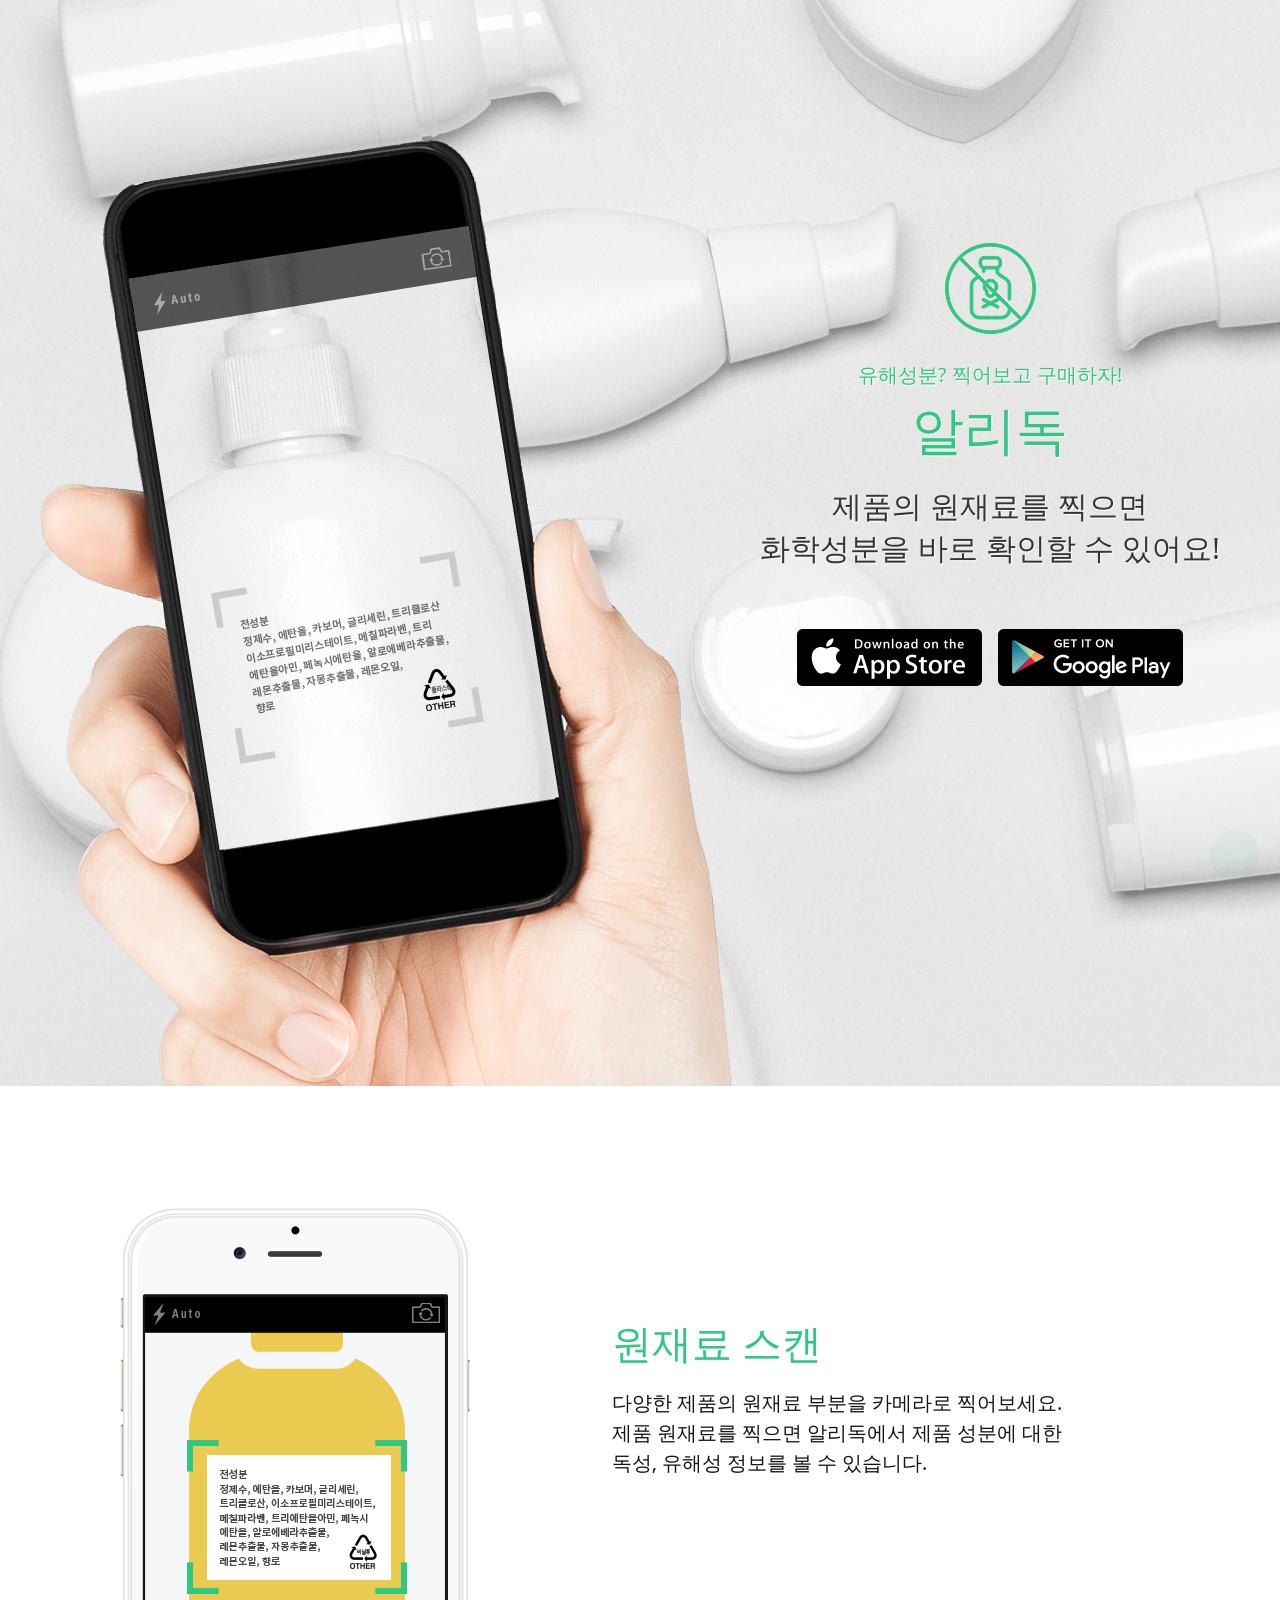
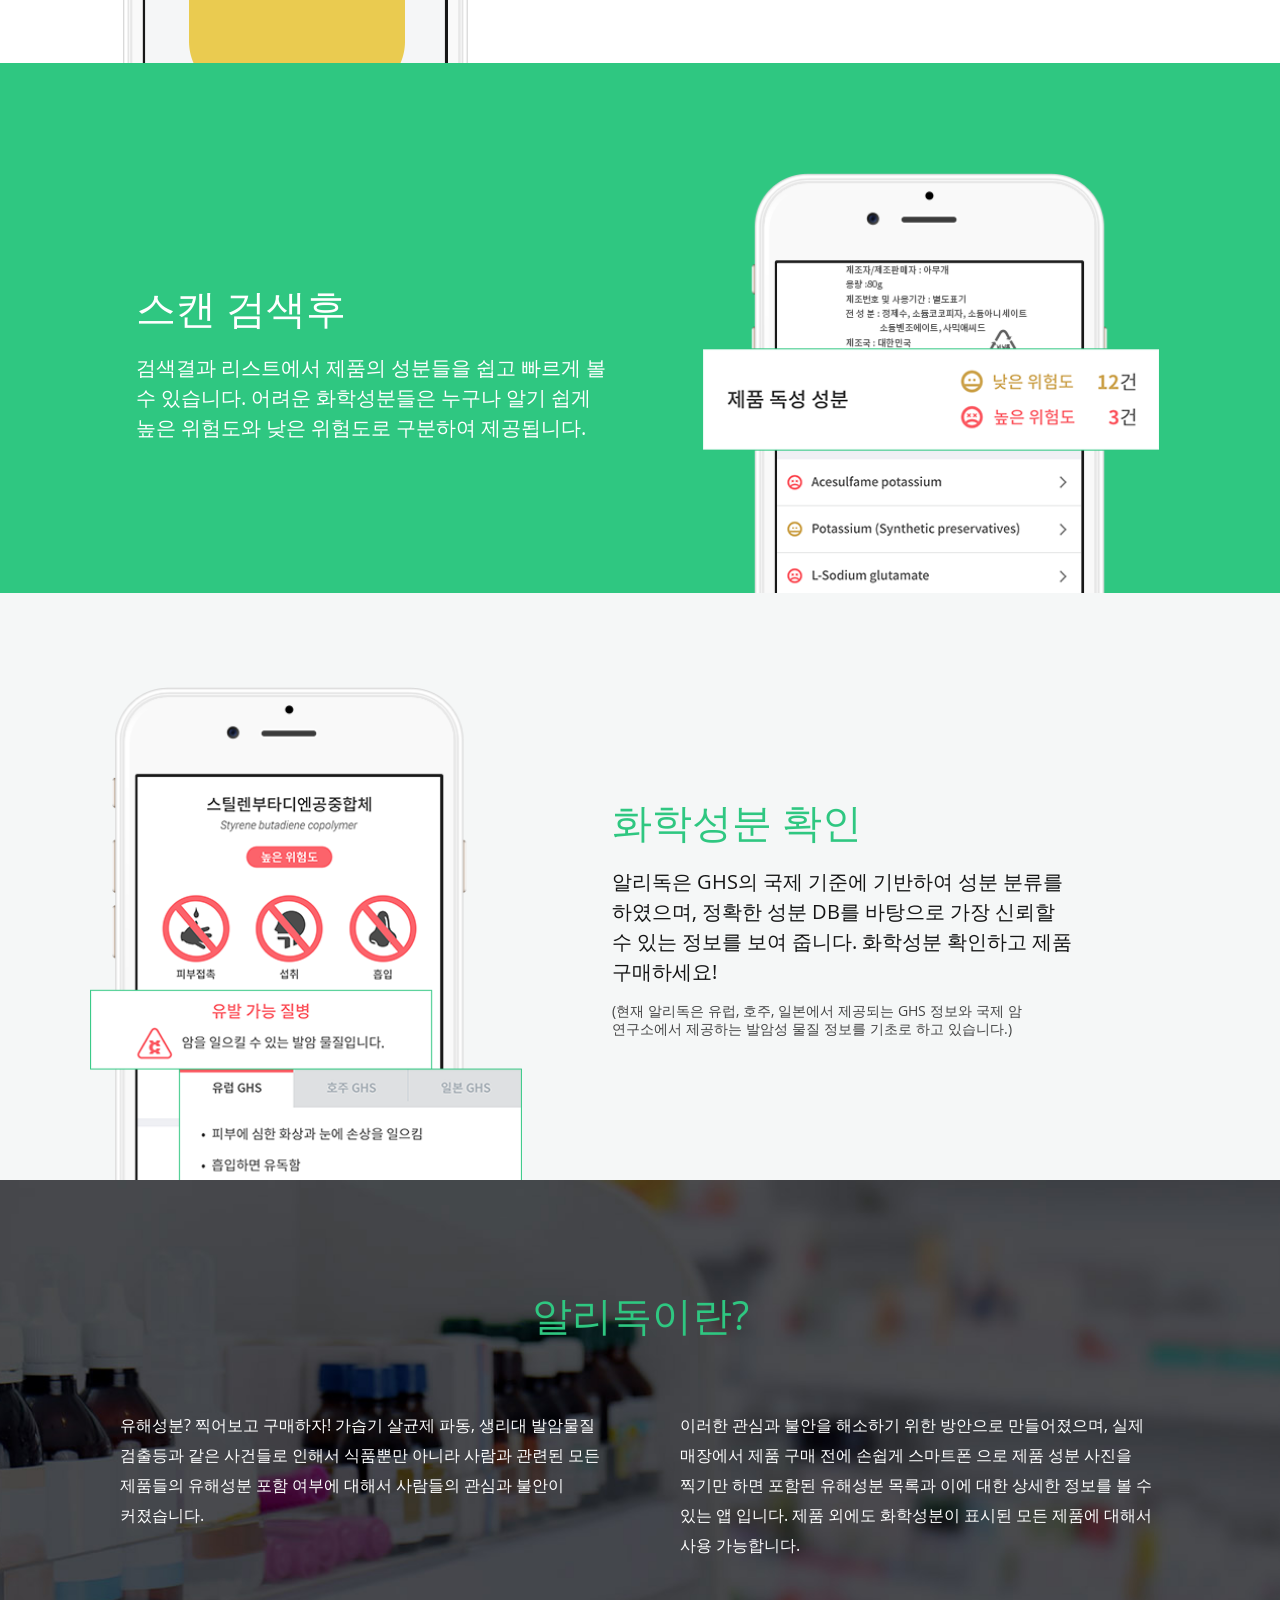
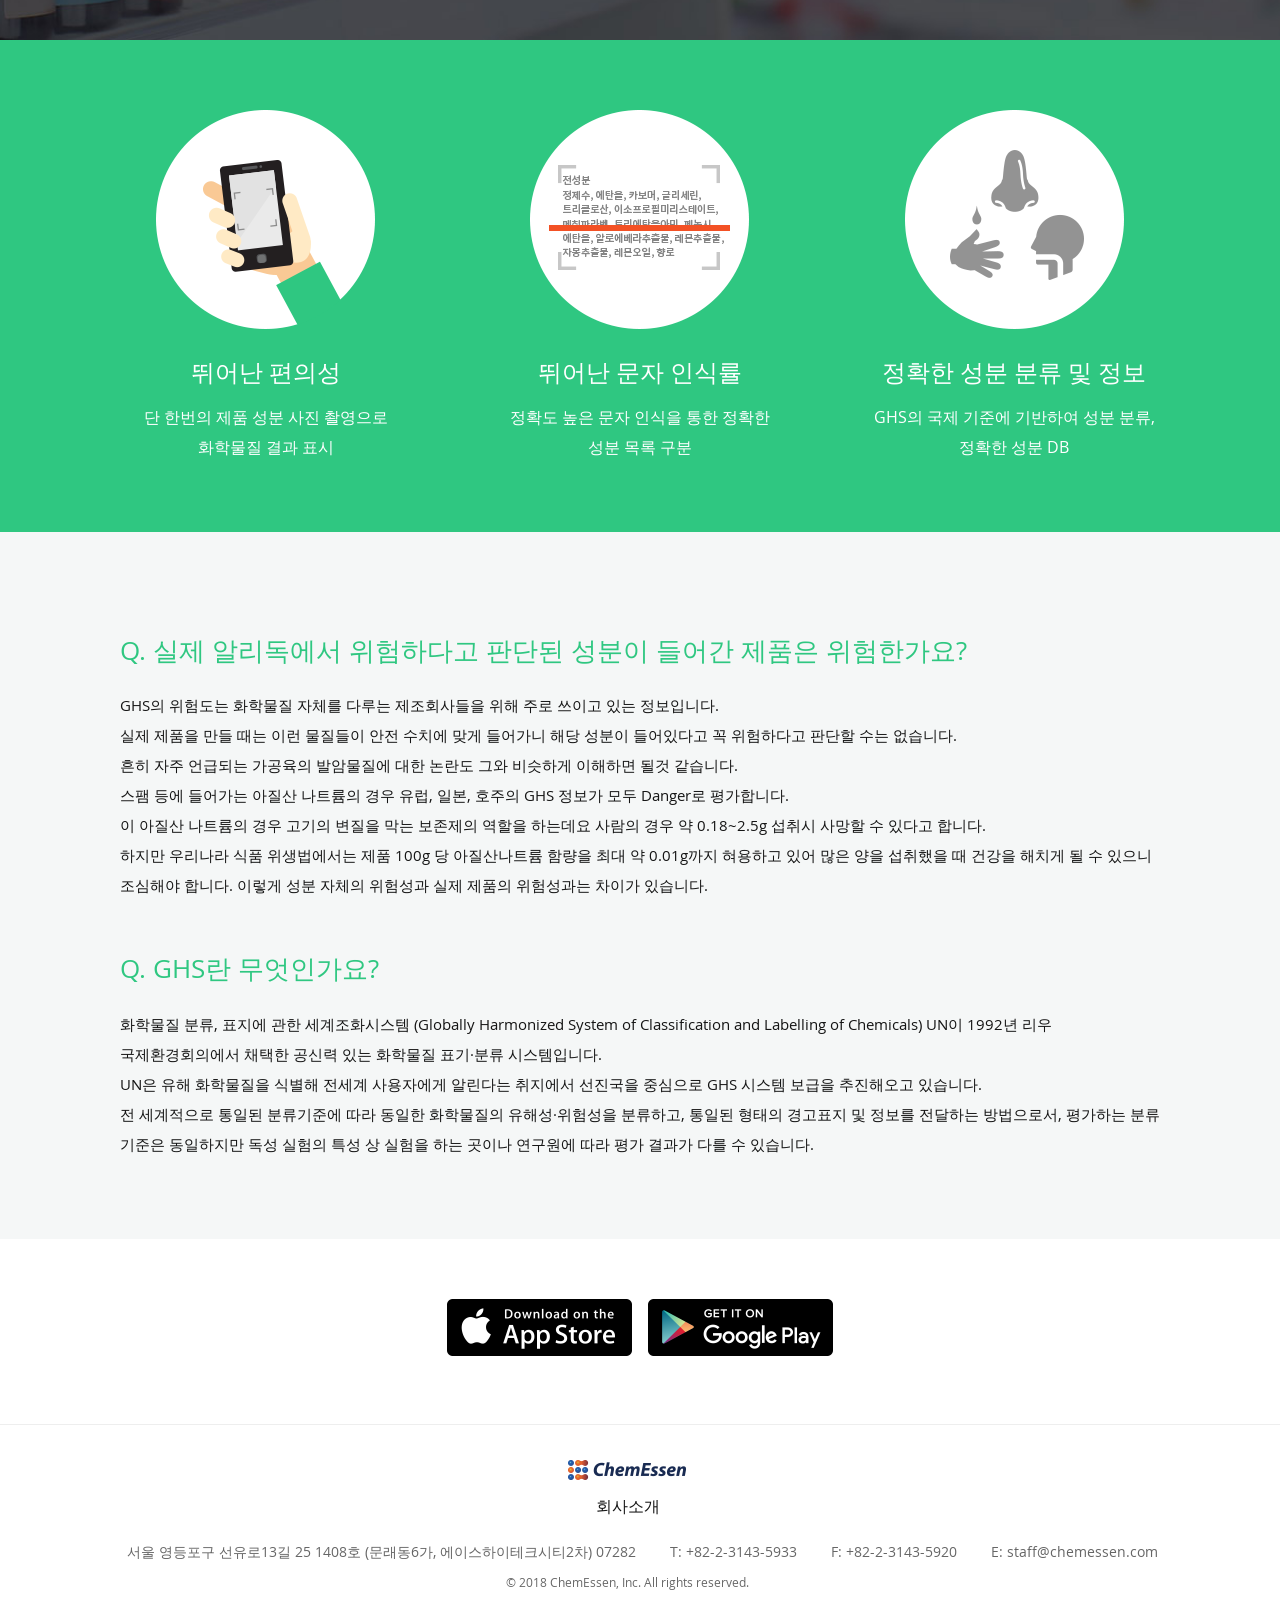
<file: work/alidok/index.html>
<!DOCTYPE html>
<html lang="ko">
<head>
  <meta charset="UTF-8">
  <meta name="viewport" content="width=device-width, initial-scale=1.0">
  <meta http-equiv="X-UA-Compatible" content="ie=edge">
  <title>알리독 Alidok</title>
  <meta name="title" content="알리독 유해성분 찍어보고 구매하자"/>
  <meta name="description" content="제품의 원재료를 찍으면 화학성분을 바로 확인할 수 있어요"/>
  <meta name="keywords" content="알리독 Alidok 제품성분 유해성 정보 화학성분 확인 원재료 스캔 독성 위험도 구분 제공 GHS Globally Harmonized System of Classification and Labelling of Chemicals" />
  <meta name="subject" content="알리독 유해성분 찍어보고 구매하자">
  <meta name="copyright" content="ChemEssen Inc.">
  <meta name="author" content="ChemEssen">
  <meta name="robots" content="index,follow" />
  <link rel="shortcut icon" type="image/x-icon"  href="favicon.ico" />
  <link rel="apple-touch-icon" href="favicon.png" />
  <!-- Common Style Sheets -->
  <link href="assets/css/default.min.css" rel="stylesheet">
</head>
<body>
  <div class="wrap">
    <section class="alidok01">
      <div class="inner">
        <div class="title01">
          <svg xmlns="http://www.w3.org/2000/svg" xmlns:xlink="http://www.w3.org/1999/xlink" width="97px" height="97px" class="symbol">
            <path fill-rule="evenodd"  stroke-width="1px" stroke="rgb(47, 199, 129)" fill="rgb(47, 199, 129)"
             d="M48.500,93.500 C23.647,93.499 3.501,73.353 3.500,48.500 C3.501,23.646 23.647,3.501 48.500,3.500 C73.353,3.501 93.499,23.646 93.500,48.500 C93.499,73.353 73.353,93.499 48.500,93.500 ZM6.141,48.500 C6.142,60.201 10.880,70.782 18.548,78.452 C26.218,86.119 36.799,90.857 48.500,90.858 C59.726,90.857 69.914,86.488 77.497,79.362 L68.736,70.602 C68.251,75.287 64.293,78.939 59.480,78.940 L37.519,78.940 C32.378,78.939 28.212,74.773 28.212,69.633 L28.212,69.632 L28.213,45.684 C28.213,42.548 29.792,39.624 32.413,37.903 L34.602,36.467 L17.637,19.503 C10.512,27.085 6.142,37.273 6.141,48.500 ZM51.730,49.860 C52.615,48.997 53.167,47.825 53.168,46.490 C53.167,45.206 52.648,44.050 51.802,43.202 C50.955,42.357 49.799,41.837 48.514,41.837 C47.212,41.838 46.050,42.358 45.199,43.204 L45.143,43.273 L51.730,49.860 ZM43.905,45.770 C43.868,46.006 43.832,46.243 43.832,46.490 C43.833,47.970 44.508,49.255 45.567,50.134 C45.869,50.384 46.047,50.761 46.047,51.153 L46.047,52.451 C46.049,53.823 47.143,54.917 48.514,54.919 C49.186,54.918 49.786,54.648 50.234,54.201 C50.604,53.826 50.845,53.337 50.920,52.785 L43.905,45.770 ZM52.994,54.859 C52.138,56.466 50.454,57.559 48.514,57.560 C47.107,57.561 45.820,56.989 44.900,56.066 C43.977,55.145 43.404,53.858 43.405,52.451 L43.405,51.731 C42.057,50.408 41.189,48.560 41.191,46.490 C41.191,45.478 41.399,44.515 41.773,43.638 L36.509,38.375 L33.863,40.112 C31.986,41.344 30.855,43.438 30.855,45.684 L30.853,69.633 L30.853,69.634 C30.854,71.478 31.597,73.136 32.806,74.346 C34.016,75.555 35.674,76.298 37.519,76.298 L59.480,76.298 C61.324,76.298 62.982,75.555 64.193,74.346 C65.401,73.136 66.144,71.478 66.145,69.633 L66.145,68.011 L52.994,54.859 ZM78.452,18.548 C70.782,10.881 60.201,6.142 48.500,6.141 C37.274,6.142 27.087,10.511 19.505,17.635 L37.616,35.746 L37.620,35.750 L43.272,41.402 C44.602,40.043 46.457,39.196 48.514,39.195 C52.540,39.198 55.806,42.465 55.809,46.490 C55.810,48.558 54.944,50.405 53.598,51.728 L79.364,77.494 C86.489,69.912 90.858,59.725 90.858,48.500 C90.858,36.799 86.119,26.217 78.452,18.548 ZM67.466,60.275 C66.737,60.275 66.146,59.683 66.146,58.954 L66.147,45.684 L66.146,45.684 C66.146,43.438 65.016,41.344 63.138,40.112 L56.377,35.674 C54.880,34.691 53.979,33.021 53.979,31.231 L53.979,29.020 L43.023,29.020 L43.023,31.231 C43.023,31.961 42.431,32.552 41.702,32.552 C40.972,32.552 40.381,31.961 40.381,31.231 L40.381,28.644 C38.414,27.865 37.021,25.951 37.020,23.706 L37.020,21.709 C37.021,18.774 39.399,16.396 42.334,16.395 L54.314,16.395 C57.249,16.396 59.627,18.774 59.628,21.709 L59.628,23.706 C59.627,25.814 58.398,27.628 56.621,28.487 L56.621,31.231 C56.621,32.131 57.074,32.971 57.827,33.465 L64.588,37.903 C67.209,39.624 68.788,42.548 68.788,45.684 L68.788,45.685 L68.787,58.954 C68.787,59.683 68.196,60.275 67.466,60.275 ZM56.986,23.706 L56.986,21.709 C56.984,20.234 55.790,19.040 54.314,19.037 L42.334,19.037 C40.859,19.040 39.665,20.234 39.662,21.709 L39.662,23.706 C39.665,25.181 40.859,26.376 42.334,26.379 L54.314,26.379 C55.790,26.376 56.984,25.181 56.986,23.706 ZM56.904,67.474 C56.580,68.128 55.788,68.395 55.134,68.071 L48.500,64.785 L41.866,68.071 C41.212,68.395 40.420,68.128 40.096,67.474 C39.772,66.821 40.039,66.028 40.693,65.705 L45.525,63.311 L40.693,60.917 C40.039,60.593 39.772,59.801 40.096,59.147 C40.420,58.494 41.212,58.226 41.866,58.550 L48.500,61.837 L55.134,58.550 C55.788,58.226 56.580,58.494 56.904,59.147 C57.228,59.801 56.960,60.593 56.307,60.917 L51.475,63.311 L56.307,65.705 C56.960,66.028 57.228,66.821 56.904,67.474 Z" />
          </svg>
          <h2 class="strong_font">
            유해성분? 찍어보고 구매하자!
          </h2>
          <h1 class="strong_font tit_logo">알리독</h1>
          <p class="p01">
            제품의 원재료를 찍으면<br />화학성분을 바로 확인할 수 있어요!
          </p>
          <div class="app_down">
            <a href="#" target="_blank" class="app_store"><span class="txt_hidden">앱스토어</span></a>
            <a href="#" target="_blank" class="google_play"><span class="txt_hidden">구글플레이</span></a>
          </div>
        </div>
        <div class="hand">
          <img src="assets/image/alidok_hand_h2.png" alt="" class="hand1" />
          <img src="assets/image/alidok_hand_b1.png" alt="" class="hand2" />
          <img src="assets/image/alidok_hand_h1.png" alt="" class="hand3" />
        </div>
      </div>
    </section>

    <section class="alidok02 tishow">
      <div class="inner">
        <div class="tit_alidok02 tshow">
          <h2 class="strong_font tit_sub">원재료 스캔</h2>
          <p>
            다양한 제품의 원재료 부분을 카메라로 찍어보세요. 제품 원재료를 찍으면 알리독에서 제품 성분에 대한 독성, 유해성 정보를 볼 수 있습니다.
          </p>
        </div>
        <div class="alidok02_img ishow"></div>
      </div>
    </section>

    <section class="alidok03 tishow">
      <div class="inner">
        <div class="tit_alidok03 tshow">
          <h2 class="strong_font tit_sub tit_sub2">스캔 검색후</h2>
          <p>
            검색결과 리스트에서 제품의 성분들을 쉽고 빠르게 볼 수 있습니다. 어려운 화학성분들은 누구나 알기 쉽게 높은 위험도와 낮은 위험도로 구분하여 제공됩니다.
          </p>
        </div>
        <div class="alidok03_img ishow"></div>
      </div>
    </section>

    <section class="alidok04 tishow">
      <div class="inner">
        <div class="tit_alidok02 tshow">
          <h2 class="strong_font tit_sub">화학성분 확인</h2>
          <p>
            알리독은 GHS의 국제 기준에 기반하여 성분 분류를 하였으며, 정확한 성분 DB를 바탕으로 가장 신뢰할 수 있는 정보를 보여 줍니다. 화학성분 확인하고 제품 구매하세요!
          </p>
          <p class="txt_sub">
            (현재 알리독은 유럽, 호주, 일본에서 제공되는 GHS 정보와 국제 암 연구소에서 제공하는 발암성 물질 정보를 기초로 하고 있습니다.)
          </p>
        </div>
        <div class="alidok04_img ishow"></div>
      </div>
    </section>

    <section class="alidok05">
      <div class="inner">
        <h2 class="strong_font tit_sub txt_center">알리독이란?</h2>
        <p class="txt_left">
          유해성분? 찍어보고 구매하자! 가습기 살균제 파동, 생리대 발암물질 검출등과 같은 사건들로 인해서 식품뿐만 아니라 사람과 관련된 모든 제품들의 유해성분 포함 여부에 대해서 사람들의 관심과 불안이 커졌습니다.
        </p>
        <p class="txt_right">
          이러한 관심과 불안을 해소하기 위한 방안으로 만들어졌으며, 실제 매장에서 제품 구매 전에 손쉽게 스마트폰 으로 제품 성분 사진을 찍기만 하면 포함된 유해성분 목록과 이에 대한 상세한 정보를 볼 수 있는 앱 입니다. 제품 외에도 화학성분이 표시된 모든 제품에 대해서 사용 가능합니다.
        </p>
      </div>
    </section>

    <section class="alidok06">
      <div class="inner">
        <ul class="benefit_list">
          <li>
            <span class="img_benefit ib01"></span>
            <h3 class="tit_sub3">뛰어난 편의성</h3>
            <p>
              단 한번의 제품 성분 사진 촬영으로 화학물질 결과 표시
            </p>
          </li>
          <li>
            <span class="img_benefit ib02"></span>
            <h3 class="tit_sub3">뛰어난 문자 인식률</h3>
            <p>
              정확도 높은 문자 인식을 통한 정확한 성분 목록 구분
            </p>
          </li>
          <li>
            <span class="img_benefit ib03"></span>
            <h3 class="tit_sub3">정확한 성분 분류 및 정보</h3>
            <p>
              GHS의 국제 기준에 기반하여 성분 분류, 정확한 성분 DB
            </p>
          </li>
        </ul>
      </div>
    </section>

    <section class="alidok07">
      <div class="inner">
        <h3 class="strong_font txt_q">Q. 실제 알리독에서 위험하다고 판단된 성분이 들어간 제품은 위험한가요?</h3>
        <p class="txt_a">
          GHS의 위험도는 화학물질 자체를 다루는 제조회사들을 위해 주로 쓰이고 있는 정보입니다.<br />
          실제 제품을 만들 때는 이런 물질들이 안전 수치에 맞게 들어가니 해당 성분이 들어있다고 꼭 위험하다고 판단할 수는 없습니다. <br />
          흔히 자주 언급되는 가공육의 발암물질에 대한 논란도 그와 비슷하게 이해하면 될것 같습니다.<br />
          스팸 등에 들어가는 아질산 나트륨의 경우 유럽, 일본, 호주의 GHS 정보가 모두 Danger로 평가합니다. <br />
          이 아질산 나트륨의 경우 고기의 변질을 막는 보존제의 역할을 하는데요 사람의 경우 약 0.18~2.5g 섭취시 사망할 수 있다고 합니다.<br />
          하지만 우리나라 식품 위생법에서는 제품 100g 당 아질산나트륨 함량을 최대 약 0.01g까지 혀용하고 있어 많은 양을 섭취했을 때 건강을 해치게 될 수 있으니
          조심해야 합니다. 이렇게 성분 자체의 위험성과 실제 제품의 위험성과는 차이가 있습니다.
        </p>
        <h3 class="strong_font txt_q">Q. GHS란 무엇인가요?</h3>
        <p class="txt_a">
          화학물질 분류, 표지에 관한 세계조화시스템 (Globally Harmonized System of Classification and Labelling of Chemicals)
          UN이 1992년 리우 국제환경회의에서 채택한 공신력 있는 화학물질 표기·분류 시스템입니다. <br />
          UN은 유해 화학물질을 식별해 전세계 사용자에게 알린다는 취지에서 선진국을 중심으로 GHS 시스템 보급을 추진해오고 있습니다.<br />
          전 세계적으로 통일된 분류기준에 따라 동일한 화학물질의 유해성·위험성을 분류하고, 통일된 형태의 경고표지 및 정보를 전달하는 방법으로서,
          평가하는 분류 기준은 동일하지만 독성 실험의 특성 상 실험을 하는 곳이나 연구원에 따라 평가 결과가 다를 수 있습니다.
        </p>
      </div>
    </section>

    <section class="alidok08">
      <div class="inner">
        <div class="app_down">
          <a href="#" target="_blank" class="app_store"><span class="txt_hidden">앱스토어</span></a>
          <a href="#" target="_blank" class="google_play"><span class="txt_hidden">구글플레이</span></a>
        </div>
      </div>
    </section>

    <footer>
      <a href="http://www.chemessen.com/" target="_blank" class="logo_chemessen"><span class="txt_hidden">chemessen</span></a><br />
      <a href="https://indd.adobe.com/view/b6955b6a-fcff-4162-94da-f39b9de846a6" target="_blank" class="company_intro">회사소개</a>
      <address>
        <span>서울 영등포구 선유로13길 25 1408호 (문래동6가, 에이스하이테크시티2차) 07282</span>
        <span>T: +82-2-3143-5933</span>
        <span>F: +82-2-3143-5920</span>
        <span>E: <a href="mailto:staff@chemessen.com">staff@chemessen.com</a></span>
      </address>
      <span class="txt_copy">© 2018 ChemEssen, Inc. All rights reserved.</span>
    </footer>

    <button type="button" class="btn_top"><span class="txt_hidden">top</span></button>

  </div>

  <!--[if lt IE 9]>
  <script src="assets/js/html5shiv.min.js"></script>
  <script src="assets/js/respond.min.js"></script>
  <![endif]-->
  <script src="assets/js/jquery.min.js"></script>
  <script src="assets/js/waypoints.min.js"></script>
  <script src="assets/js/ui.min.js"></script>
</body>
</html>
</file>
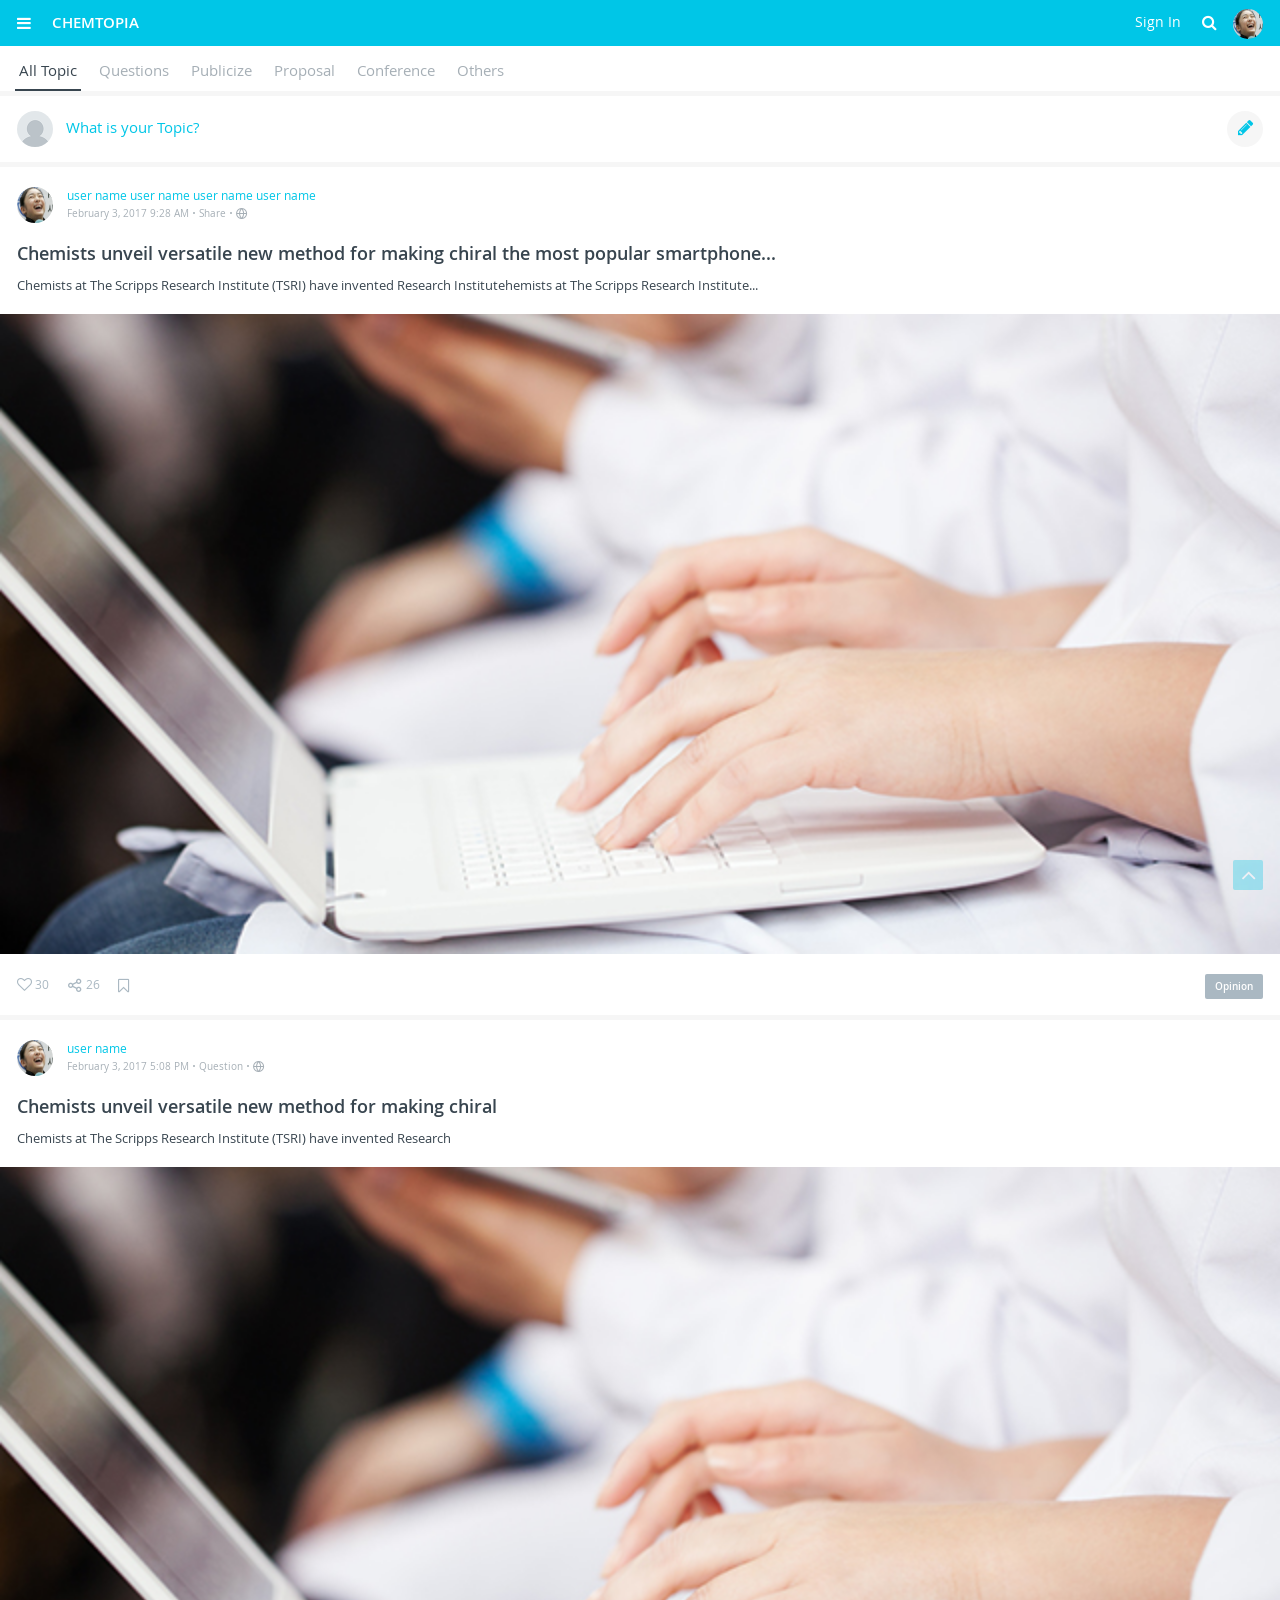
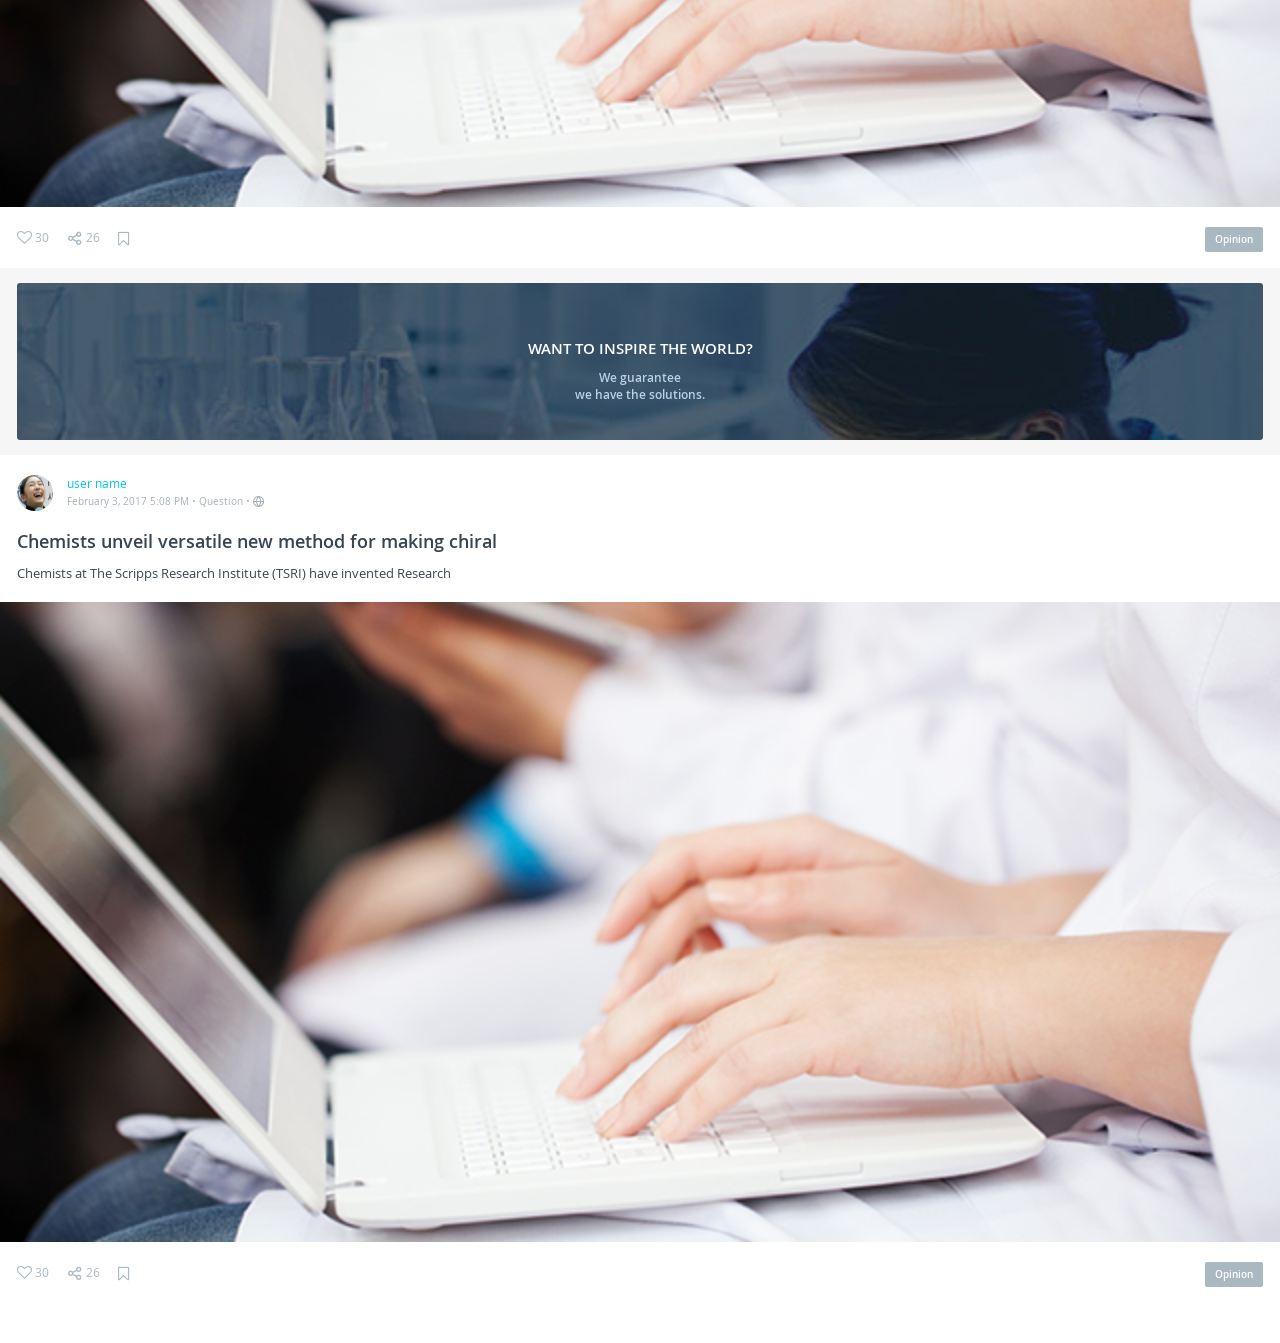
<file: work/mchemtopia/index.html>
<!DOCTYPE html>
  <html lang="en">
  <head>
    <meta charset="UTF-8">
    <meta name="viewport" content="user-scalable=no">
    <meta name="viewport" content="width=device-width, initial-scale=1.0, maximum-scale=1.0">
    <meta http-equiv="X-UA-Compatible" content="ie=edge">
    <title>ChemTopia</title>
    <link rel="stylesheet" href="assets/css/theme.css" />
    <link rel="shortcut icon" type="image/x-icon"  href="assets/images/favicon.ico" />
    <link rel="apple-touch-icon" href="assets/images/favicon.png" />
  </head>
  <body>
    <div class="wrap" data-role="page">
      <header class="gnb" data-role="header">
        <button type="button" data-role="button" class="gnb_menu"><i class="fa fa-bars"><span class="txt_hidden">menu</span></i></button>
        <a href="./index.html" class="ui-btn home">ChemTopia</a>

        <a href="#N"><img src="assets/images/@profile.jpg" alt="profile photo" class="gnb_profile" /></a>
        <a href="forum_search.html" class="total_search"><i class="fa fa-search"><span class="txt_hidden">search</span></i></a>
        <a href="#N" class="signin">Sign In</a>

        <!-- left sub layer -->
        <nav class="gnb_menu_list left_menu">
          <span class="gnb_arrow">
            <svg
               xmlns="http://www.w3.org/2000/svg"
               xmlns:xlink="http://www.w3.org/1999/xlink"
               width="16px" height="8px">
              <image x="0px" y="0px" width="16px" height="8px"  xlink:href="[data-uri]" />
              </svg>
          </span>
          <ul>
            <li>
              <a href="index.html" class="forum-child">Forum</a> <button type="button" class="gnb_forum"><i class="fa fa-angle-down"></i></button>
              <ul class="forum_sub">
                <li><a href="#">Proposal</a></li>
                <li><a href="#">Publicize</a></li>
                <li><a href="#">Question</a></li>
                <li><a href="#">Others</a></li>
                <li><a href="#">Conference</a></li>
              </ul>
            </li>
            <li>
              <a href="cheminfo.html">Cheminfo <i class="fa fa-desktop"></i></a>
            </li>
            <li>
              <a href="proleaders.html">Proleaders</a>
            </li>
            <li>
              <a href="module.html">Modules <i class="fa fa-desktop"></i></a>
            </li>
            <li>
              <a href="about.html">About ChemTopia</a>
            </li>
          </ul>
          <div class="goto_pc">
            <h1>The Chemical universe</h1>
            <p>You can use more of Chemtopia's services<br />in the pc version.</p>
            <a href="http://www.chemtopia.com" target="_blank" class="btn_goto_pc">Go to Chemtopia PC ver.</a>
          </div>
          <div class="footer" data-role="footer">
            <ul class="link_sns">
              <li>
                <a href="#"><i class="fa fa-facebook"></i><span class="txt_hidden">facebook</span></a>
              </li>
              <li>
                <a href="#"><i class="fa fa-twitter"></i><span class="txt_hidden">twitter</span></a>
              </li>
              <li>
                <a href="#"><i class="fa fa-google-plus"></i><span class="txt_hidden">google-plus</span></a>
              </li>
              <li>
                <a href="#"><i class="fa fa-instagram"></i><span class="txt_hidden">instagram</span></a>
              </li>
            </ul>
            <address>&#169; 2017 ChemEssen, Inc. All rights reserved.</address>
            <ul class="terms">
              <li>
                <a href="footer_terms.html">Terms of Service</a>
              </li>
              <li>
                <a href="footer_privacy.html">Privacy Policy</a>
              </li>
              <li>
                <a href="footer_membership.html">Membership</a>
              </li>
            </ul>
          </div>
        </nav>
        <!-- //left sub layer -->

        <!-- right sub layer -->
        <div class="gnb_menu_list right_menu">
          <span class="gnb_arrow right_arrow">
            <svg
               xmlns="http://www.w3.org/2000/svg"
               xmlns:xlink="http://www.w3.org/1999/xlink"
               width="16px" height="8px">
              <image x="0px" y="0px" width="16px" height="8px"  xlink:href="[data-uri]" />
              </svg>
          </span>
          <ul>
            <li>
              <a href="mypage.html" class="gnb_forum">My page</a>
            </li>
            <li>
              <a href="#N" class="btn_password">Change your password</a>
            </li>
            <li>
              <a href="#">Sign out</a>
            </li>
          </ul>
        </div>
        <!-- //right sub layer -->
      </header>

    <main data-role="main">
      <nav class="forum_menu">
        <ul>
          <li><a href="#" class="active">All Topic</a></li>
          <li><a href="#">Questions</a></li>
          <li><a href="#">Publicize</a></li>
          <li><a href="#">Proposal</a></li>
          <li><a href="#">Conference</a></li>
          <li><a href="#">Others</a></li>
        </ul>
      </nav>

      <a href="#" class="alink-write go-write">
        <img src="assets/images/default_profile.png" alt="" class="icon_profile" />
        What is your Topic?
        <span class="icon_write"><i class="fa fa-pencil"></i></span>
      </a>

      <!-- list 1 set -->
      <article class="forum_article">
        <!-- person infomation -->
        <div class="inner_padding">
          <a href="mypage.html">
            <div class="info_profile">
              <img src="assets/images/@profile.jpg" alt="" class="icon_profile" />
            </div>
            <div class="info_writer">
              <span class="writer_name">user name user name user name user name</span>
              <span class="write_date">February 3, 2017 9:28 AM</span>
              <i class="divide_dot"></i>
              <span class="write_state">Share</span>
              <i class="divide_dot"></i>
              <span class="write_case"><i class="icon-globe"></i></span>
            </div>
          </a>
        </div>
        <!-- //person infomation -->
        <a href="forum_view.html" class="link_article">
          <div class="inner_padding">
            <h1>
              Chemists unveil versatile new method for making chiral the most popular smartphone... <!-- byte 체크로 잘라야함 -->
            </h1>
            <p class="txt_content">
              Chemists at The Scripps Research Institute (TSRI) have invented  Research Institutehemists at The Scripps Research Institute... <!-- byte 체크로 잘라야함 -->
            </p>
          </div>
          <img src="assets/images/@article_img.jpg" alt="" class="article_img" />
        </a>
        <div class="icon_set inner_padding">
          <ul>
            <li>
              <a href="#" class="like-btn-toggle"><i class="fa fa-heart-o"></i> <span>30</span></a>
            </li>
            <li>
              <a href="#" class="share-btn-toggle haslayer"><i class="icon-share"></i> <span>26</span></a>
              <div class="layer_share">
                <h2>Share on</h2>
                <a href="#N" class="share_facebook"><i class="fa fa-facebook"></i><span class="txt_hidden">facebook</span></a>
                <a href="#N" class="share_google"><i class="fa fa-google-plus"></i><span class="txt_hidden">google-plus</span></a>
              </div>
            </li>
            <li>
              <a href="#" class="bookmark-btn-toggle"><i class="fa fa-bookmark-o"></i></a>
            </li>
          </ul>
          <button type="button" class="btn btn_opinion">Opinion</button>
        </div>
      </article>
      <!-- //list 1 set -->

      <!-- list 1 set -->
      <article class="forum_article">
        <div class="inner_padding">
          <a href="mypage.html">
            <div class="info_profile">
              <img src="assets/images/@profile.jpg" alt="" class="icon_profile" />
            </div>
            <div class="info_writer">
              <span class="writer_name">user name</span>
              <span class="write_date">February 3, 2017 5:08 PM</span>
              <i class="divide_dot"></i>
              <span class="write_state">Question</span>
              <i class="divide_dot"></i>
              <span class="write_case"><i class="icon-globe"></i></span>
            </div>
          </a>
        </div>
        <a href="forum_view.html" class="link_article">
          <div class="inner_padding">
            <h1>
              Chemists unveil versatile new method for making chiral <!-- byte 체크로 잘라야함 -->
            </h1>
            <p class="txt_content">
              Chemists at The Scripps Research Institute (TSRI) have invented  Research <!-- byte 체크로 잘라야함 -->
            </p>
          </div>
          <img src="assets/images/@article_img.jpg" alt="" class="article_img" />
        </a>
        <div class="icon_set inner_padding">
          <ul>
            <li>
              <a href="#" class="like-btn-toggle"><i class="fa fa-heart-o"></i> <span>30</span></a>
            </li>
            <li>
              <a href="#" class="share-btn-toggle haslayer"><i class="icon-share"></i> <span>26</span></a>
              <div class="layer_share">
                <h2>Share on</h2>
                <a href="#N" class="share_facebook"><i class="fa fa-facebook"></i><span class="txt_hidden">facebook</span></a>
                <a href="#N" class="share_google"><i class="fa fa-google-plus"></i><span class="txt_hidden">google-plus</span></a>
              </div>
            </li>
            <li>
              <a href="#" class="bookmark-btn-toggle"><i class="fa fa-bookmark-o"></i></a>
            </li>
          </ul>
          <button type="button" class="btn btn_opinion">Opinion</button>
        </div>
      </article>
      <!-- //list 1 set -->

      <!-- banner -->
      <div class="banner_box">
        <a href="#" class="main_banner1">
          <h3>WANT TO INSPIRE THE WORLD?</h3>
          <p>We guarantee <br />we have the solutions.</p>
        </a>
      </div>
      <!-- //banner -->

      <!-- list 1 set -->
      <article class="forum_article">
        <div class="inner_padding">
          <a href="mypage.html">
            <div class="info_profile">
              <img src="assets/images/@profile.jpg" alt="" class="icon_profile" />
            </div>
            <div class="info_writer">
              <span class="writer_name">user name</span>
              <span class="write_date">February 3, 2017 5:08 PM</span>
              <i class="divide_dot"></i>
              <span class="write_state">Question</span>
              <i class="divide_dot"></i>
              <span class="write_case"><i class="icon-globe"></i></span>
            </div>
          </a>
        </div>
        <a href="forum_view.html" class="link_article">
          <div class="inner_padding">
            <h1>
              Chemists unveil versatile new method for making chiral <!-- byte 체크로 잘라야함 -->
            </h1>
            <p class="txt_content">
              Chemists at The Scripps Research Institute (TSRI) have invented  Research <!-- byte 체크로 잘라야함 -->
            </p>
          </div>
          <img src="assets/images/@article_img.jpg" alt="" class="article_img" />
        </a>
        <div class="icon_set inner_padding">
          <ul>
            <li>
              <a href="#" class="like-btn-toggle"><i class="fa fa-heart-o"></i> <span>30</span></a>
            </li>
            <li>
              <a href="#" class="share-btn-toggle haslayer"><i class="icon-share"></i> <span>26</span></a>
              <div class="layer_share">
                <h2>Share on</h2>
                <a href="#N" class="share_facebook"><i class="fa fa-facebook"></i><span class="txt_hidden">facebook</span></a>
                <a href="#N" class="share_google"><i class="fa fa-google-plus"></i><span class="txt_hidden">google-plus</span></a>
              </div>
            </li>
            <li>
              <a href="#" class="bookmark-btn-toggle"><i class="fa fa-bookmark-o"></i></a>
            </li>
          </ul>
          <button type="button" class="btn btn_opinion">Opinion</button>
        </div>
      </article>
      <!-- //list 1 set -->
    </main>

        <button type="button" class="btn_top"><i class="fa fa-angle-up"></i></button>

        <div class="page_ws"></div>

      </div><!-- //wrap close -->

      <script src="assets/js/jquery.min.js"></script>

      <script src="assets/js/ui.min.js"></script>


    <!-- write layer -->
      <div class="layer_wrap layer_write">
        <div class="layer_header">
          <h1 class="tit_layer">Write a Topic</h1><!-- Write an Opinion, Write a Comment -->
        </div>

        <!-- opinion,comment 일 경우 필요없는 영역 -->
        <div class="topic_type">
          <a href="#N">Publicize <i class="fa fa-angle-down"></i></a>
        </div>
        <div class="timeline_type">
          <input id="timeline_type1" class="css-radio" name="radio2" type="radio" value="1" checked="checked">
          <label for="timeline_type1" class="css-radio-label">Public</label>
          <input id="timeline_type2" class="css-radio" name="radio2" type="radio" value="2">
          <label for="timeline_type2" class="css-radio-label">Followers only</label>
        </div>
        <!-- //opinion,comment 일 경우 필요없는 영역 -->

        <div class="area_write">
          <div class="info_profile">
            <img src="assets/images/@profile.jpg" alt="" class="icon_profile">
          </div>
          <div class="info_writer">
            <span class="writer_name">user name user name user name user name</span>
          </div>

          <input type="text" class="input_base input_type1" placeholder="Title" />
          <textarea class="input_base textarea_type1" placeholder="Write a Topic"></textarea><!-- Write an Opinion, Write a Comment -->

          <div class="view_attach">
            <span class="file_attach"><img src="assets/images/icon_txt.png" alt="" /> 3D model shape matching.txt</span>
            <button type="button"><i class="icon-cross"></i></button>
          </div>
        </div>

        <div class="view_attach view_attach_img">
          <img src="assets/images/@article_img.jpg" alt="" class="article_img">
          <button type="button"><i class="icon-cross"></i></button>
        </div>

        <div class="input_file">
          <span class="input_img">
            <i class="icon-image"></i>
            <input type="file" />
          </span>
          <button class="alink-file"><i class="fa fa-paperclip"></i></button>
        </div>

        <button type="button" class="btn_post">Post</button>
        <button type="button" class="icon_back"><i class="icon-arrow-left"></i></button>
      </div>

      <!-- topic type select layer -->
      <div class="layer_wrap layer_topic_type">
        <div class="layer_header">
          <h1 class="tit_layer">What kind of topic is it?</h1>
        </div>
        <div class="inner_padding">
          <ul class="acc_topic">
            <li>
              <input id="topic_type1" class="css-radio" name="radio" type="radio" value="1" checked="checked">
              <label for="topic_type1" class="css-radio-label">Question</label>
              <i class="fa fa-angle-down"></i>
              <p>
                Post any questions on difficult technical problems or issues and solve together with professional people in ChemTopia. Any simple general issues can be posted as well.
              </p>
            </li>
            <li>
              <input id="topic_type2" class="css-radio" name="radio" type="radio" value="2">
              <label for="topic_type2" class="css-radio-label">Publicize</label>
              <i class="fa fa-angle-down"></i>
              <p>
                Post your R&amp;D activities, results, and technologies you have developed to let the world know about them. You can also introduce your R&amp;D team, company or organization.
              </p>
            </li>
            <li>
              <input id="topic_type3" class="css-radio" name="radio" type="radio" value="3">
              <label for="topic_type3" class="css-radio-label">Proposal</label>
              <i class="fa fa-angle-down"></i>
              <p>
                Post to request any R&amp;D collaboration or specific tasks to work together. You can propose new R&amp;D projects to develop, or request research funds for your current development and share profits later on. You can also post a proposal to sell your currently owned technologies.
              </p>
            </li>
            <li>
              <input id="topic_type4" class="css-radio" name="radio" type="radio" value="4">
              <label for="topic_type4" class="css-radio-label">Conference</label>
              <i class="fa fa-angle-down"></i>
              <p>
                Post any information related to the conferences or symposiums to be held and let people be informed. Share any important presentations made in the past.
              </p>
            </li>
            <li>
              <input id="topic_type5" class="css-radio" name="radio" type="radio" value="5">
              <label for="topic_type5" class="css-radio-label">Other</label>
              <i class="fa fa-angle-down"></i>
              <p>
                Post any other events or information you want to share with people.
              </p>
            </li>
          </ul>
        </div>
        <div class="wrap_align_center">
          <button type="button" class="btn btn_default">Save</button>
        </div>

        <button type="button" class="sign_close"><i class="icon-cross"></i></button>
      </div>
      <!-- //topic type select layer -->

      <!-- file attach layer -->
      <div class="layer_wrap layer_file_attach">
      <form>
        <div class="layer_header">
          <h1 class="tit_layer">Upload File</h1>
        </div>

        <div class="inner_padding">

          <div class="input_base fileinput fileinput-new" data-provides="fileinput">
            <span class="btn btn-file">Choose File</span>
            <input type="file">
            <span class="fileinput-filename"></span>
          </div>

          <p class="txt_notice txt_file_upload">
            You can upload up to 4 files at once and the total size should not exceed 20 MB.
          </p>
          <h2>File description</h2>
          <input type="text" class="input_base" />
          <h2>Co-Author</h2>
          <input type="text" class="input_base" />
          <h2>Co-Researcher</h2>
          <input type="text" class="input_base" />
          <h2>Date of issuance</h2>
          <div class="select_box select_month">
            <label class="input_base">month</label>
            <select>
              <option value="m1">January</option>
              <option value="m2">February</option>
              <option value="m3">March</option>
              <option value="m4">April</option>
              <option value="m5">May</option>
              <option value="m6">June</option>
              <option value="m7">July</option>
              <option value="m8">August</option>
              <option value="m9">September</option>
              <option value="m10">October</option>
              <option value="m11">November</option>
              <option value="m12">December</option>
            </select>
            <i class="fa fa-angle-down"></i>
          </div>

          <div class="select_box select_day">
            <label class="input_base">day</label>
            <select>
              <option value="d1">1</option>
              <option value="d2">2</option>
              <option value="d3">3</option>
              <option value="d4">4</option>
              <option value="d5">5</option>
              <option value="d6">6</option>
              <option value="d7">7</option>
              <option value="d8">8</option>
              <option value="d9">9</option>
              <option value="d10">10</option>
              <option value="d11">11</option>
              <option value="d12">12</option>
              <option value="d13">13</option>
              <option value="d14">14</option>
              <option value="d15">15</option>
              <option value="d16">16</option>
              <option value="d17">17</option>
              <option value="d18">18</option>
              <option value="d19">19</option>
              <option value="d20">20</option>
              <option value="d21">21</option>
              <option value="d22">22</option>
              <option value="d23">23</option>
              <option value="d24">24</option>
              <option value="d25">25</option>
              <option value="d26">26</option>
              <option value="d27">27</option>
              <option value="d28">28</option>
              <option value="d29">29</option>
              <option value="d30">30</option>
              <option value="d31">31</option>
            </select>
            <i class="fa fa-angle-down"></i>
          </div>

          <div class="select_box select_year">
            <label class="input_base">year</label>
            <select>
              <option>2017</option>
              <option>2018</option>
              <option>2019</option>
              <option>2020</option>
              <option>2021</option>
              <option>2022</option>
              <option>2023</option>
              <option>2024</option>
              <option>2025</option>
              <option>2026</option>
              <option>2027</option>
              <option>2028</option>
            </select>
            <i class="fa fa-angle-down"></i>
          </div>

        </div>

        <div class="wrap_align_center">
          <button type="button" class="btn btn_default">Save</button>
        </div>

        <button type="button" class="sign_close"><i class="icon-cross"></i></button>
      </form>
      </div>
      <!-- //file attach layer -->
    <!-- //write layer -->

    <!-- signIn layer -->
    <div class="layer_wrap layer_sign">
      <div class="layer_header">
        <h1 class="tit_layer tit_sign">Sign In</h1>
        <p class="sign_status">Connect now using</p>
      </div>
      <div class="layer_body">
        <form>
          <a href="#" class="sign_sns sign_facebook"><i class="fa fa-facebook"></i><span class="txt_hidden">facebook</span></a>
          <a href="#" class="sign_sns sign_google"><i class="fa fa-google-plus"></i><span class="txt_hidden">google-plus</span></a>
          <div class="txt_or">Or</div>
          <div class="input_wrap">
            <input type="text" class="input_base input_sign" placeholder="Enter email" />
            <i class="icon-mail"></i>
          </div>
          <div class="input_wrap">
            <input type="password" class="input_base input_sign" placeholder="Password (6 or more characters)" />
            <i class="icon-lock"></i>
          </div>
          <div class="check_wrap">
            <input type="checkbox" id="check1" class="check_input" checked /><label for="check1" class="check_label">Auto sign in</label>
            <input type="checkbox" id="check2" class="check_input" /><label for="check2" class="check_label">Remember account</label>
          </div>
          <button type="button" class="btn btn_default btn_wide">Sign In</button>
        </form>
        <a href="#" class="txt_forgot">Forgot your password?</a>
        <div class="txt_signup">
          Don't have an account? <a href="#N" class="alink_signup">Sign Up</a>
        </div>
      </div>

      <button type="button" class="layer_close"><i class="icon-cross"></i></button>
    </div>
    <!-- //signIn layer -->

    <!-- signUp layer -->
    <div class="layer_wrap layer_signup">
      <div class="layer_header">
        <h1 class="tit_layer tit_sign">Sign Up</h1>
        <p class="sign_status">Sign up with social account</p>
      </div>
      <div class="layer_body">
        <form>
          <a href="#" class="sign_sns sign_facebook"><i class="fa fa-facebook"></i><span class="txt_hidden">facebook</span></a>
          <a href="#" class="sign_sns sign_google"><i class="fa fa-google-plus"></i><span class="txt_hidden">google-plus</span></a>
          <div class="txt_or">Or</div>
          <p class="notice_signup">
            When you create a Chemtopia account,<br />
            we'll send a verification link to the email address<br />
            you used to create the account.
          </p>
          <div class="input_wrap">
            <input type="text" class="input_base input_sign" placeholder="Enter your name" />
            <i class="icon-head"></i>
          </div>
          <div class="input_wrap">
            <input type="text" class="input_base input_sign" placeholder="Enter email" />
            <i class="icon-mail"></i>
          </div>
          <div class="input_wrap">
            <input type="password" class="input_base input_sign" placeholder="Password (6 or more characters)" />
            <i class="icon-lock"></i>
          </div>
          <button type="button" class="btn btn_default btn_wide btn_signup_next">Next</button>
        </form>
        <p class="txt_agree">
          By clicking Sign up, you agree to the<br />
          <a href="footer_terms.html">Terms of Service</a> and <a href="footer_privacy.html">Privacy Policy.</a>
        </p>
        <div class="txt_signup">
          Already with Chemtopia? <a href="#N" class="signin">Sign In</a>
        </div>
      </div>

      <button type="button" class="layer_close"><i class="icon-cross"></i></button>
    </div>
    <!-- //signUp layer -->

    <!-- interest check layer -->
    <div class="layer_wrap layer_interest">
      <div class="layer_header">
        <h1 class="tit_layer tit_sign">Sign Up</h1>
        <p class="sign_status">Which chemistry fields interest you?</p>
        <p class="txt_choose">Choose up to five.</p>
      </div>
      <div class="layer_body">
        <form>
          <ul class="check_wrap">
            <li>
              <input type="checkbox" id="choose1" class="check_input" checked /><label for="choose1" class="check_label">Petro-Chem</label>
            </li>
            <li>
              <input type="checkbox" id="choose2" class="check_input" /><label for="choose2" class="check_label">Energy-chem</label>
            </li>
            <li>
              <input type="checkbox" id="choose3" class="check_input" /><label for="choose3" class="check_label">Nuclear Chem</label>
            </li>
            <li>
              <input type="checkbox" id="choose4" class="check_input" /><label for="choose4" class="check_label">Environment</label>
            </li>
            <li>
              <input type="checkbox" id="choose5" class="check_input" /><label for="choose5" class="check_label">Waste-chem</label>
            </li>
            <li>
              <input type="checkbox" id="choose6" class="check_input" /><label for="choose6" class="check_label">Materials-chem</label>
            </li>
            <li>
              <input type="checkbox" id="choose7" class="check_input" /><label for="choose7" class="check_label">Astro-chem</label>
            </li>
            <li>
              <input type="checkbox" id="choose8" class="check_input" /><label for="choose8" class="check_label">Mechanic chem</label>
            </li>
            <li>
              <input type="checkbox" id="choose9" class="check_input" /><label for="choose9" class="check_label">Agro-chem</label>
            </li>
            <li>
              <input type="checkbox" id="choose10" class="check_input" /><label for="choose10" class="check_label">Medical chem</label>
            </li>
            <li>
              <input type="checkbox" id="choose11" class="check_input" /><label for="choose11" class="check_label">Food-chem</label>
            </li>
            <li>
              <input type="checkbox" id="choose12" class="check_input" /><label for="choose12" class="check_label">Manufacturing process-chem</label>
            </li>
            <li>
              <input type="checkbox" id="choose13" class="check_input check_other" /><label for="choose13" class="check_label">Other <span>(Chemistry)</span></label>
            </li>
          </ul>
          <button type="button" class="btn btn_default btn_wide">Sign Up</button>
        </form>
      </div>

      <button type="button" class="layer_close"><i class="icon-cross"></i></button>
    </div>
    <!-- //interest check layer -->

    <!-- interest check : other layer -->
    <div class="modal modal_other layer_wrap">
      <div class="modal_wrap">
        <div class="modal_head modal_head2">
          <h1>What is your interest?</h1>
        </div>
        <div class="modal_body">
          <form>
            <input type="text" class="input_base input_sign" placeholder="Enter your directly" />
            <div class="wrap_align_center">
              <button type="button" class="btn btn_default btn_wide">Confirm</button>
            </div>
          </form>
        </div>
        <button type="button" class="sign_close"><i class="icon-cross"></i></button>
      </div>
      <div class="bg_layer"></div>
    </div>
    <!-- //interest check : other layer -->

    <!-- forgot password layer -->
    <div class="modal modal_forgot layer_wrap">
      <div class="modal_wrap">
        <div class="modal_head modal_head2">
          <h1>Forgot your password?</h1>
          <p class="txt_agree">
            No worries! Type in your email address <br />
            and we'll send you an email to reset <br />
            your password.
          </p>
        </div>
        <div class="modal_body">
          <form>
            <div class="input_wrap">
              <input type="text" class="input_base input_sign" placeholder="Enter email" />
              <i class="icon-mail"></i>
            </div>
            <div class="wrap_align_center">
              <button type="button" class="btn btn_default btn_wide btn_reset_link">Send Reset link</button>
              <!-- <p class="txt_agree">
                Back to <a href="#">Sign in</a>
              </p> -->
            </div>
          </form>
        </div>
        <button type="button" class="sign_close"><i class="icon-cross"></i></button>
      </div>
      <div class="bg_layer"></div>
    </div>
    <!-- //forgot password layer -->

    <!-- valid email address layer -->
    <div class="modal modal_valid layer_wrap">
      <div class="modal_wrap">
        <div class="modal_head modal_head2">
          <h1>Valid email address</h1>
          <p class="txt_agree">
            Please verify e-mail we sent<br />
            for your approval. <br />
            We hope you enjoy Chemtopia
          </p>
        </div>
        <div class="modal_body">
          <div class="wrap_align_center">
            <button type="button" class="btn btn_default btn_wide btn_confirm">Confirm</button>
            <p class="notice_signup txt_valid">
              If you do not verify your email<br />
              within 48 hours, you must sign up again<br />
              as a new member
            </p>
          </div>
        </div>
        <button type="button" class="sign_close"><i class="icon-cross"></i></button>
      </div>
      <div class="bg_layer"></div>
    </div>
    <!-- //valid email address layer -->

    <!-- change password layer -->
    <div class="layer_wrap layer_password">
      <div class="layer_header">
        <h1 class="tit_layer">Change your password</h1>
      </div>
      <div class="box_password">
        <form>
          <input type="text" class="input_base" placeholder="Old Password" />
          <input type="text" class="input_base" placeholder="New Password" />
          <input type="text" class="input_base" placeholder="Confirm Password" />
          <button type="button" class="btn btn_default btn_wide">Change Password</button>
        </form>
      </div>

      <button type="button" class="layer_close"><i class="icon-cross"></i></button>
    </div>
    <!-- //change password layer -->


  </body>
  </html>
</file>
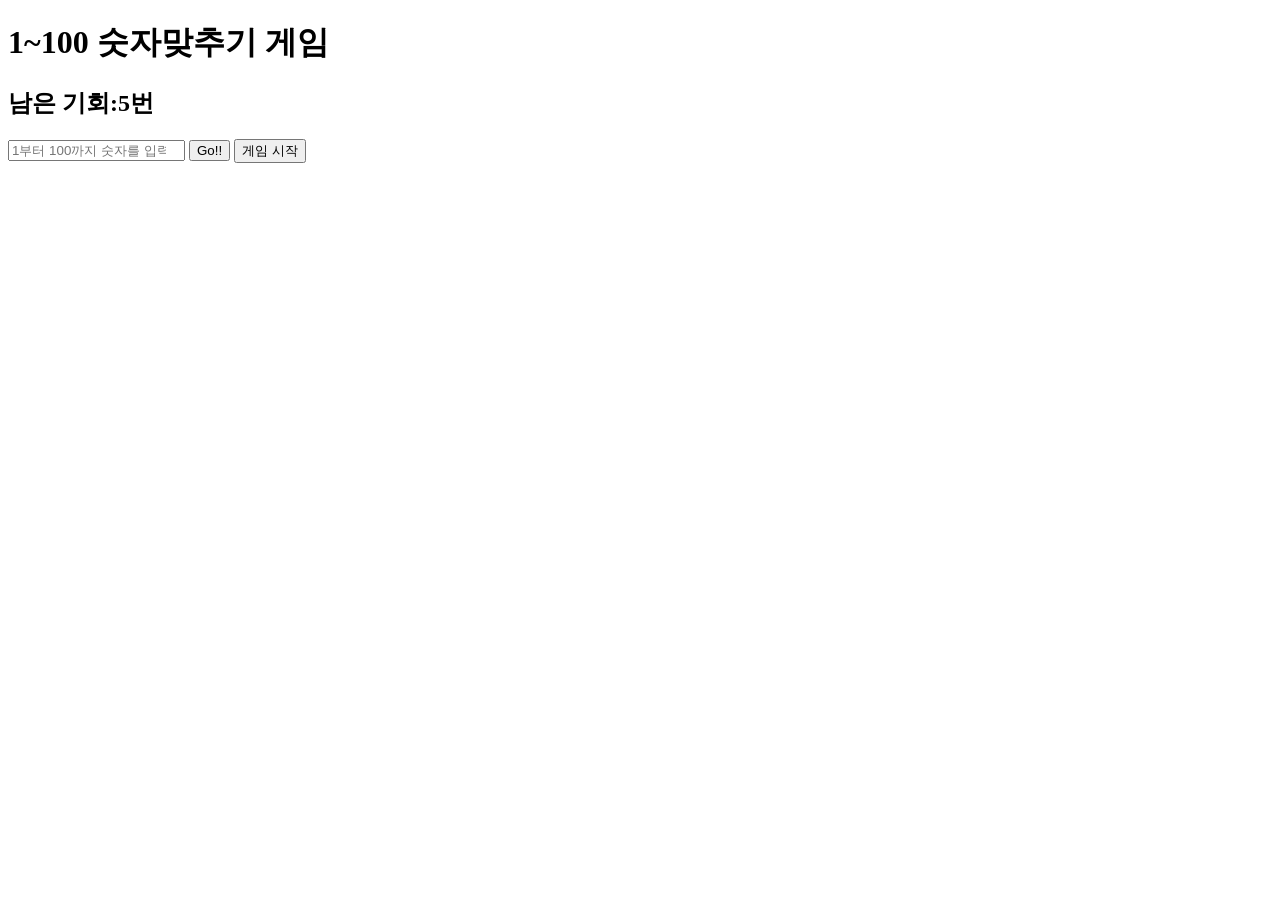
<file: study/randomNum.html>
<!DOCTYPE html>
<html lang="ko">
    <head>
        <meta charset="UTF-8" />
        <meta http-equiv="X-UA-Compatible" content="IE=edge" />
        <meta name="viewport" content="width=device-width, initial-scale=1.0" />
        <title>숫자 맞추기 게임</title>
        <style>
            
        </style>
    </head>
    <body>
        <div>
            <h1>1~100 숫자맞추기 게임</h1>
            <div id="result-area"></div><!-- 결과 내용 -->
            <h2 id="chance-area">남은 기회:5번</h2>
            <input type="number" id="user-input" placeholder="1부터 100까지 숫자를 입력" />
            <button id="play-button">Go!!</button>
            <button id="button-reset">게임 시작</button>
        </div>
        
        <script>
          //1. 랜덤숫자 구하기 
          //2. 인풋에 값을 입력
          //3. 숫자 비교 인풋이 크면 down출력 인풋값이 작으면 up, 같으면 정답 출력
          //4. 찬스는 5회에서 -1씩 감소. 찬스를 다 쓰면 게임 종료 
          //5. 공백이거나 1보다 작거나 100보다 크면 안됨
          //6. 인풋값이 이전에 입력한 값이면 찬스 차감 안함 
          
          let computerNum = 0;
          function randomNum() {
            computerNum = Math.floor(Math.random() * 100) + 1;
            console.log(computerNum)
          }
          
          randomNum() //랜덤숫자 생성

          let userInput = document.getElementById("user-input")
          let result = document.getElementById("result-area")
          let chanceArea = document.getElementById("chance-area")
          let playButton = document.getElementById("play-button")
          let playResetButton = document.getElementById("button-reset")
          let chances = 5;
          let gameOver = false;
          let userValueArr = []

          playButton.addEventListener("click", play)

          //버튼을 누르면 실행되는 함수
          function play(){
            let userValue = userInput.value;

            if(userValue == '' || userValue < 1 || userValue > 100) {
              result.textContent = "1부터 100까지의 숫자를 입력하세요"
              return
            }

            if(userValueArr.includes(userValue)){
              result.textContent = "같은 값을 입력하셨습니다."
              return 
            }

            userValueArr.push(userValue)
            console.log(userValueArr)
            chances--;
            chanceArea.innerHTML = `남은 기회:${chances}번`
            if(chances == 0) {
              result.innerText = "게임오버"
              playButton.disabled = true;
              return 
            }

            if (userValue > computerNum) {
              result.textContent = "Down!"
            } else if (userValue < computerNum) {
              result.textContent = "Up!"
            } else if (userValue == computerNum) {
              result.textContent = "정답입니다!"
              playButton.disabled = true;
            }
          }

          //게임 재시작 함수
          function gameReset(){
            randomNum()
            playButton.disabled = false;
            result.textContent = "새롭게 도전하세요"
            chances = 5;
            chanceArea.innerHTML = `남은 기회:${chances}번`
            emptyVale()
            userValueArr = []
          }

          //버튼 입력 후 포커스 될때 값 지워지기 
          userInput.addEventListener("focus", emptyVale)

          function emptyVale(){
            userInput.value = ''
          }

          //재시작버튼 누르면 재시작 함수 호출
          playResetButton.addEventListener("click", gameReset)
        </script>
    </body>
</html>
</file>
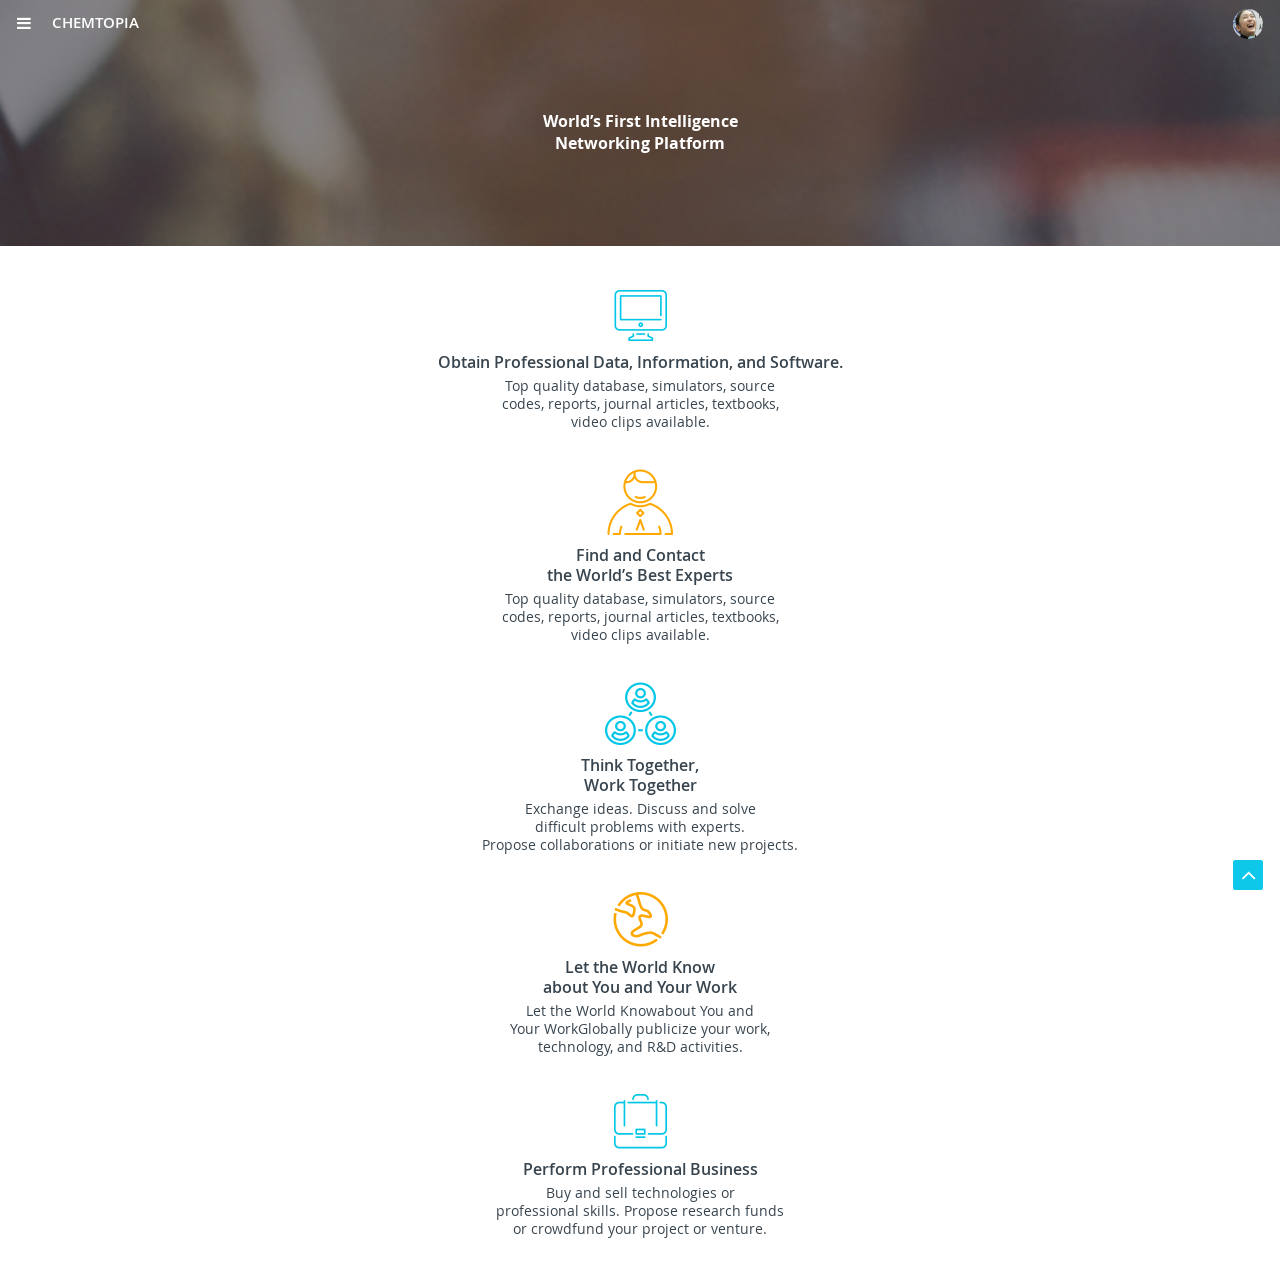
<file: work/mchemtopia/about.html>
<!DOCTYPE html>
<html lang="en">
<head>
  <meta charset="UTF-8">
  <meta name="viewport" content="user-scalable=no">
  <meta name="viewport" content="width=device-width, initial-scale=1.0, maximum-scale=1.0">
  <meta http-equiv="X-UA-Compatible" content="ie=edge">
  <title>ChemTopia</title>
  <link rel="stylesheet" href="assets/css/theme.css" />
  <link rel="shortcut icon" type="image/x-icon"  href="assets/images/favicon.ico" />
  <link rel="apple-touch-icon" href="assets/images/favicon.png" />
</head>
<body>
  <div class="wrap" data-role="page">
    <header class="gnb" data-role="header">
      <button type="button" data-role="button" class="gnb_menu"><i class="fa fa-bars"><span class="txt_hidden">menu</span></i></button>
      <a href="./index.html" class="ui-btn home">ChemTopia</a>

      <a href="#N"><img src="assets/images/@profile.jpg" alt="profile photo" class="gnb_profile" /></a>
      <a href="forum_search.html" class="total_search"><i class="fa fa-search"><span class="txt_hidden">search</span></i></a>
      <a href="#N" class="signin">Sign In</a>

      <!-- left sub layer -->
      <nav class="gnb_menu_list left_menu">
        <span class="gnb_arrow">
          <svg
             xmlns="http://www.w3.org/2000/svg"
             xmlns:xlink="http://www.w3.org/1999/xlink"
             width="16px" height="8px">
            <image x="0px" y="0px" width="16px" height="8px"  xlink:href="[data-uri]" />
            </svg>
        </span>
        <ul>
          <li>
            <a href="index.html" class="forum-child">Forum</a> <button type="button" class="gnb_forum"><i class="fa fa-angle-down"></i></button>
            <ul class="forum_sub">
              <li><a href="#">Proposal</a></li>
              <li><a href="#">Publicize</a></li>
              <li><a href="#">Question</a></li>
              <li><a href="#">Others</a></li>
              <li><a href="#">Conference</a></li>
            </ul>
          </li>
          <li>
            <a href="cheminfo.html">Cheminfo <i class="fa fa-desktop"></i></a>
          </li>
          <li>
            <a href="proleaders.html">Proleaders</a>
          </li>
          <li>
            <a href="module.html">Modules <i class="fa fa-desktop"></i></a>
          </li>
          <li>
            <a href="about.html">About ChemTopia</a>
          </li>
        </ul>
        <div class="goto_pc">
          <h1>The Chemical universe</h1>
          <p>You can use more of Chemtopia's services<br />in the pc version.</p>
          <a href="http://www.chemtopia.com" target="_blank" class="btn_goto_pc">Go to Chemtopia PC ver.</a>
        </div>
        <div class="footer" data-role="footer">
          <ul class="link_sns">
            <li>
              <a href="#"><i class="fa fa-facebook"></i><span class="txt_hidden">facebook</span></a>
            </li>
            <li>
              <a href="#"><i class="fa fa-twitter"></i><span class="txt_hidden">twitter</span></a>
            </li>
            <li>
              <a href="#"><i class="fa fa-google-plus"></i><span class="txt_hidden">google-plus</span></a>
            </li>
            <li>
              <a href="#"><i class="fa fa-instagram"></i><span class="txt_hidden">instagram</span></a>
            </li>
          </ul>
          <address>&#169; 2017 ChemEssen, Inc. All rights reserved.</address>
          <ul class="terms">
            <li>
              <a href="footer_terms.html">Terms of Service</a>
            </li>
            <li>
              <a href="footer_privacy.html">Privacy Policy</a>
            </li>
            <li>
              <a href="footer_membership.html">Membership</a>
            </li>
          </ul>
        </div>
      </nav>
      <!-- //left sub layer -->

      <!-- right sub layer -->
      <div class="gnb_menu_list right_menu">
        <span class="gnb_arrow right_arrow">
          <svg
             xmlns="http://www.w3.org/2000/svg"
             xmlns:xlink="http://www.w3.org/1999/xlink"
             width="16px" height="8px">
            <image x="0px" y="0px" width="16px" height="8px"  xlink:href="[data-uri]" />
            </svg>
        </span>
        <ul>
          <li>
            <a href="mypage.html" class="gnb_forum">My page</a>
          </li>
          <li>
            <a href="#N" class="btn_password">Change your password</a>
          </li>
          <li>
            <a href="#">Sign out</a>
          </li>
        </ul>
      </div>
      <!-- //right sub layer -->
    </header>

  <main class="bg-transparent" data-role="main">
    <section>
      <div class="visual_about">
        <h1>World’s First Intelligence <br />Networking Platform</h1>
      </div>

      <ul class="summary_about">
        <li>
          <span class="about1"></span>
          <h2>Obtain Professional Data, Information, and Software.</h2>
          <p>
            Top quality database, simulators, source<br />
            codes, reports, journal articles, textbooks,<br />
            video clips available.
          </p>
        </li>
        <li>
          <span class="about2"></span>
          <h2>Find and Contact <br />the World’s Best Experts</h2>
          <p>
            Top quality database, simulators, source<br />
            codes, reports, journal articles, textbooks,<br />
            video clips available.
          </p>
        </li>
        <li>
          <span class="about3"></span>
          <h2>Think Together, <br />Work Together</h2>
          <p>
            Exchange ideas. Discuss and solve<br />
            difficult problems with experts.<br />
            Propose collaborations or initiate new projects.
          </p>
        </li>
        <li>
          <span class="about4"></span>
          <h2>Let the World Know <br />about You and Your Work</h2>
          <p>
            Let the World Knowabout You and<br />
            Your WorkGlobally publicize your work,<br />
            technology, and R&amp;D activities.
          </p>
        </li>
        <li>
          <span class="about5"></span>
          <h2>Perform Professional Business</h2>
          <p>
            Buy and sell technologies or<br />
            professional skills. Propose research funds<br />
            or crowdfund your project or venture.
          </p>
        </li>
      </ul>
    </section>
  </main>
      <button type="button" class="btn_top"><i class="fa fa-angle-up"></i></button>
      <div class="page_ws"></div>
    </div><!-- //wrap close -->
    <script src="assets/js/jquery.min.js"></script>
    <script src="assets/js/ui.min.js"></script>


</body>
</html>
</file>
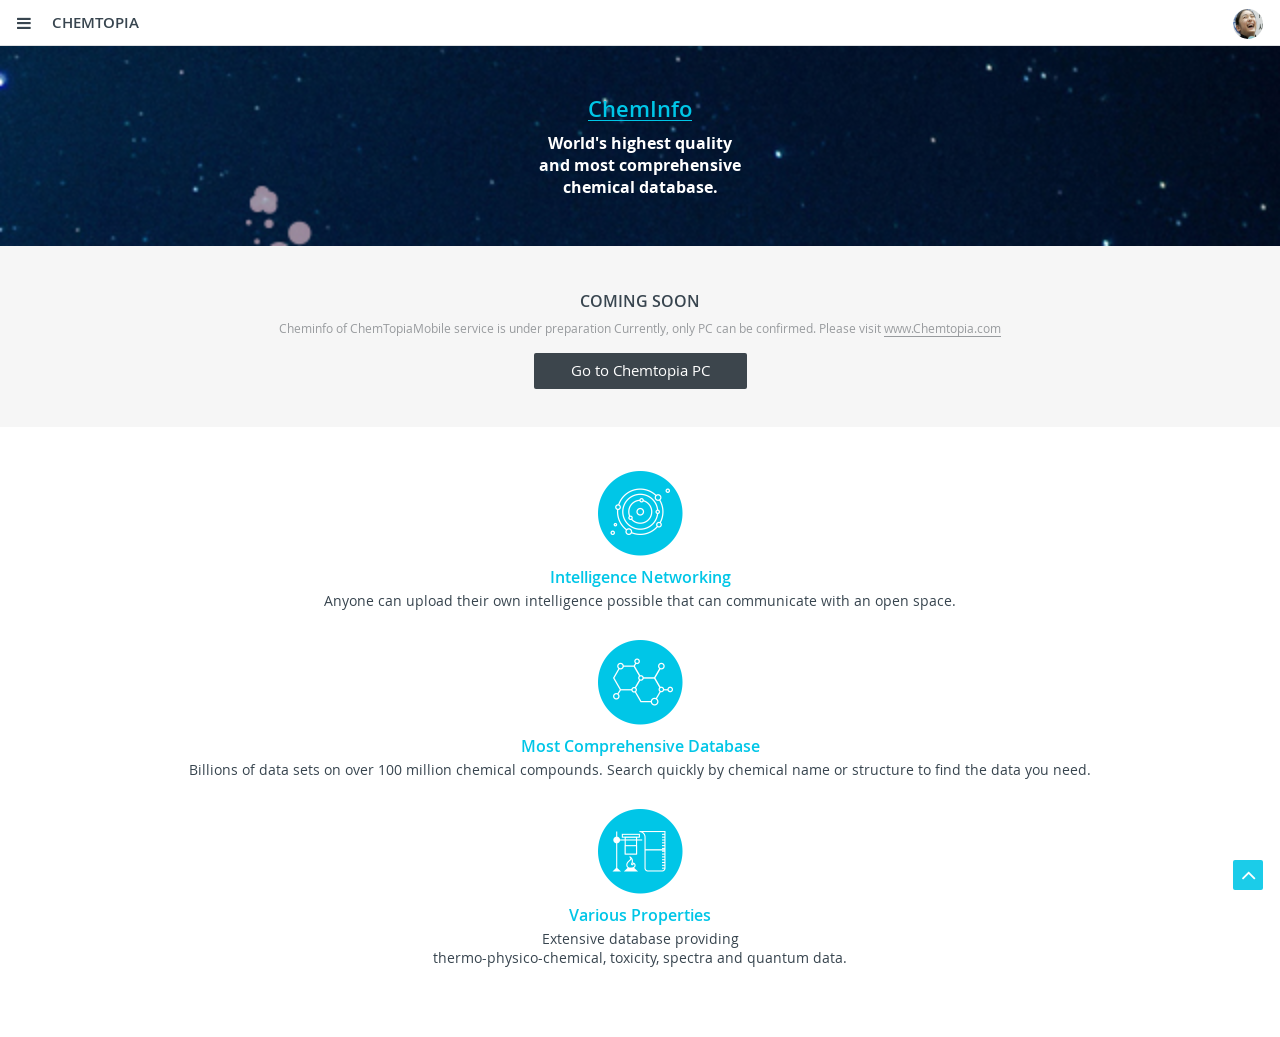
<file: work/mchemtopia/cheminfo.html>
<!DOCTYPE html>
<html lang="en">
<head>
  <meta charset="UTF-8">
  <meta name="viewport" content="user-scalable=no">
  <meta name="viewport" content="width=device-width, initial-scale=1.0, maximum-scale=1.0">
  <meta http-equiv="X-UA-Compatible" content="ie=edge">
  <title>ChemTopia</title>
  <link rel="stylesheet" href="assets/css/theme.css" />
  <link rel="shortcut icon" type="image/x-icon"  href="assets/images/favicon.ico" />
  <link rel="apple-touch-icon" href="assets/images/favicon.png" />
</head>
<body>
  <div class="wrap" data-role="page">
    <header class="gnb" data-role="header">
      <button type="button" data-role="button" class="gnb_menu"><i class="fa fa-bars"><span class="txt_hidden">menu</span></i></button>
      <a href="./index.html" class="ui-btn home">ChemTopia</a>

      <a href="#N"><img src="assets/images/@profile.jpg" alt="profile photo" class="gnb_profile" /></a>
      <a href="forum_search.html" class="total_search"><i class="fa fa-search"><span class="txt_hidden">search</span></i></a>
      <a href="#N" class="signin">Sign In</a>

      <!-- left sub layer -->
      <nav class="gnb_menu_list left_menu">
        <span class="gnb_arrow">
          <svg
             xmlns="http://www.w3.org/2000/svg"
             xmlns:xlink="http://www.w3.org/1999/xlink"
             width="16px" height="8px">
            <image x="0px" y="0px" width="16px" height="8px"  xlink:href="[data-uri]" />
            </svg>
        </span>
        <ul>
          <li>
            <a href="index.html" class="forum-child">Forum</a> <button type="button" class="gnb_forum"><i class="fa fa-angle-down"></i></button>
            <ul class="forum_sub">
              <li><a href="#">Proposal</a></li>
              <li><a href="#">Publicize</a></li>
              <li><a href="#">Question</a></li>
              <li><a href="#">Others</a></li>
              <li><a href="#">Conference</a></li>
            </ul>
          </li>
          <li>
            <a href="cheminfo.html">Cheminfo <i class="fa fa-desktop"></i></a>
          </li>
          <li>
            <a href="proleaders.html">Proleaders</a>
          </li>
          <li>
            <a href="module.html">Modules <i class="fa fa-desktop"></i></a>
          </li>
          <li>
            <a href="about.html">About ChemTopia</a>
          </li>
        </ul>
        <div class="goto_pc">
          <h1>The Chemical universe</h1>
          <p>You can use more of Chemtopia's services<br />in the pc version.</p>
          <a href="http://www.chemtopia.com" target="_blank" class="btn_goto_pc">Go to Chemtopia PC ver.</a>
        </div>
        <div class="footer" data-role="footer">
          <ul class="link_sns">
            <li>
              <a href="#"><i class="fa fa-facebook"></i><span class="txt_hidden">facebook</span></a>
            </li>
            <li>
              <a href="#"><i class="fa fa-twitter"></i><span class="txt_hidden">twitter</span></a>
            </li>
            <li>
              <a href="#"><i class="fa fa-google-plus"></i><span class="txt_hidden">google-plus</span></a>
            </li>
            <li>
              <a href="#"><i class="fa fa-instagram"></i><span class="txt_hidden">instagram</span></a>
            </li>
          </ul>
          <address>&#169; 2017 ChemEssen, Inc. All rights reserved.</address>
          <ul class="terms">
            <li>
              <a href="footer_terms.html">Terms of Service</a>
            </li>
            <li>
              <a href="footer_privacy.html">Privacy Policy</a>
            </li>
            <li>
              <a href="footer_membership.html">Membership</a>
            </li>
          </ul>
        </div>
      </nav>
      <!-- //left sub layer -->

      <!-- right sub layer -->
      <div class="gnb_menu_list right_menu">
        <span class="gnb_arrow right_arrow">
          <svg
             xmlns="http://www.w3.org/2000/svg"
             xmlns:xlink="http://www.w3.org/1999/xlink"
             width="16px" height="8px">
            <image x="0px" y="0px" width="16px" height="8px"  xlink:href="[data-uri]" />
            </svg>
        </span>
        <ul>
          <li>
            <a href="mypage.html" class="gnb_forum">My page</a>
          </li>
          <li>
            <a href="#N" class="btn_password">Change your password</a>
          </li>
          <li>
            <a href="#">Sign out</a>
          </li>
        </ul>
      </div>
      <!-- //right sub layer -->
    </header>

  <main class="bg-white" data-role="main">
    <section>
      <div class="visual_top">
        <h1>ChemInfo</h1>
        <p>
          World's highest quality <br />and most comprehensive <br />chemical database.
        </p>
      </div>

      <div class="comming_soon">
        <h2>Coming soon</h2>
        <p>
          Cheminfo of ChemTopiaMobile service is under preparation Currently, only PC can be confirmed.
          Please visit <a href="http://www.Chemtopia.com" target="_blank">www.Chemtopia.com</a>
        </p>
        <a href="http://www.Chemtopia.com" target="_blank" class="btn_goto_pc2">Go to Chemtopia PC</a>
      </div>

      <ul class="summary_cheminfo">
        <li>
          <span class="thumb1"></span>
          <h3>Intelligence Networking</h3>
          <p>
            Anyone can upload their own intelligence possible that can communicate with an open space.
          </p>
        </li>
        <li>
          <span class="thumb2"></span>
          <h3>Most Comprehensive Database</h3>
          <p>
            Billions of data sets on over 100 million chemical compounds. Search quickly by chemical name or structure to find the data you need.
          </p>
        </li>
        <li>
          <span class="thumb3"></span>
          <h3>Various Properties</h3>
          <p>
            Extensive database providing <br />thermo-physico-chemical, toxicity, spectra and quantum data.
          </p>
        </li>
      </ul>
    </section>
  </main>
      <button type="button" class="btn_top"><i class="fa fa-angle-up"></i></button>
      <div class="page_ws"></div>
    </div><!-- //wrap close -->
    <script src="assets/js/jquery.min.js"></script>
    <script src="assets/js/ui.min.js"></script>


</body>
</html>
</file>
<file: work/alidok/assets/css/default.min.css>
@charset "UTF-8";@font-face{font-family:'open_sansregular';src:url('../fonts/OpenSans-Regular-webfont.eot');src:url('../fonts/OpenSans-Regular-webfont.eot?#iefix') format('embedded-opentype'),url('../fonts/OpenSans-Regular-webfont.woff') format('woff'),url('../fonts/OpenSans-Regular-webfont.ttf') format('truetype');font-weight:normal;font-style:normal}html,body{font-size:16px;line-height:1.875rem;font-family:'Malgun Gothic','맑은고딕','open_sansregular','san-serif';margin:0;padding:0;border:0;color:#151515}div,span,applet,object,iframe,h1,h2,h3,h4,h5,h6,p,blockquote,pre,a,abbr,acronym,address,big,cite,code,del,dfn,em,img,ins,kbd,q,s,samp,small,strike,strong,sub,sup,tt,var,b,u,i,center,dl,dt,dd,ol,ul,li,fieldset,form,label,legend,table,caption,tbody,tfoot,thead,tr,th,td,article,aside,canvas,details,embed,figure,figcaption,footer,header,hgroup,menu,nav,output,ruby,section,summary,time,mark,audio,video{margin:0;padding:0;border:0;font-size:100%;font:inherit;line-height:inherit;vertical-align:baseline}article,aside,details,figcaption,figure,footer,header,hgroup,menu,nav,section{display:block}ol,ul{list-style:none}blockquote,q{quotes:none}blockquote:before,blockquote:after,q:before,q:after{content:'';content:none}table{border-collapse:collapse;border-spacing:0}section,article,footer,header,nav,ul,div,p{box-sizing:border-box}header:after,section:after,div:after,.list_what1:after,.list_partner:after,.menu_process>li:after{display:block;clear:both;content:''}p{word-break:keep-all}.wrap,section{width:100%;font-size:1.250rem}.inner{width:1200px;margin:0 auto;overflow:hidden}.symbol{margin-bottom:15px}.alidok01{padding:140px 0 0;background:url('../image/bg01.jpg') no-repeat center center;background-size:cover}.hand{float:left;position:relative;width:693px;height:946px;overflow:hidden}.hand>img{position:absolute;top:0;left:0}.hand1{z-index:1;display:none}.hand2{z-index:2;display:none}.hand3{z-index:3;display:none}.title01{float:right;width:500px;margin-top:100px;text-align:center;text-shadow:1px 1px 1px #fff}.title01:after{display:block;clear:both;content:''}.alidok02{padding:122px 0 0;background-color:#fff}.alidok02_img{position:relative;top:380px;float:left;width:350px;height:455px;margin-left:80px;background:url('../image/bg_phone1.png') no-repeat 0 0;background-size:cover}.img_up{animation-name:imgShow;animation-duration:1s;animation-iteration-count:1;animation-fill-mode:both}@keyframes imgShow{from{top:380px}to{top:0}}.txt_show{animation-name:txtShow;animation-duration:1s;animation-iteration-count:1;animation-fill-mode:both}@keyframes txtShow{from{opacity:0}to{opacity:1}}.tit_alidok02{float:right;width:460px;margin-right:14%;opacity:0}.alidok03{padding:110px 0 0;background-color:#2fc781;color:#fff}.tit_alidok03{float:left;width:470px;margin-left:8%;opacity:0}.alidok03_img{position:relative;top:380px;float:right;width:458px;height:420px;margin-right:80px;background:url('../image/bg_phone2.png') no-repeat 0 0;background-size:cover}.alidok04{padding:94px 0 0;background-color:#f5f7f7}.alidok04_img{position:relative;top:380px;float:left;width:432px;height:493px;margin-left:50px;background:url('../image/bg_phone3.png') no-repeat 0 0;background-size:cover}.alidok05{padding:0 0 80px;background:url('../image/bg02.jpg') no-repeat center center;background-size:cover;color:#fff}.alidok05 .strong_font{margin-bottom:50px}.alidok06{padding:70px 0;background-color:#2fc781;color:#fff}.alidok06>.inner,.alidok07>.inner{padding:0 80px}.benefit_list>li{float:left;width:28%;margin-right:8%;text-align:center}.benefit_list>li:last-child{margin-right:0}.img_benefit{display:inline-block;width:100px;height:100px;margin-bottom:20px;background-repeat:no-repeat;background-position:0 0;background-size:cover}.ib01{background-image:url('../image/benefit1.png')}.ib02{background-image:url('../image/benefit2.png')}.ib03{background-image:url('../image/benefit3.png')}.benefit_show{animation-name:benefitShow;animation-duration:1s;animation-iteration-count:1;animation-fill-mode:both}@keyframes benefitShow{from{width:100px;height:100px}to{width:219px;height:219px}}.benefit_list>li>p{margin-top:15px;font-size:1rem}.alidok07{padding:50px 0 80px;background-color:#f5f7f7}.txt_q{padding:50px 0 20px;font-size:1.625rem;line-height:2.4rem}.txt_a{font-size:.938rem}.alidok08{padding-bottom:60px;border-bottom:1px solid #eee}footer{width:1200px;margin:0 auto;padding:35px 25px 50px 0;text-align:center;font-size:.875rem;color:#666}address{margin-top:15px}address>span{display:inline-block;margin-left:30px;word-break:keep-all}footer a{color:#666;text-decoration:none}footer a:hover{text-decoration:underline}.company_intro{color:#151515;font-size:1rem}.txt_copy{font-size:.750rem}.logo_chemessen{display:inline-block;width:120px;height:21px;background:url('../image/logo_chemessen.png') no-repeat 0 0}.strong_font{color:#2fc781}.txt_hidden{position:absolute;top:0;left:0;z-index:1;width:1px;height:1px;color:transparent;font-size:1px;line-height:10px;overflow:hidden}.tit_sub{padding:120px 0 30px;font-size:2.5rem}.tit_sub2{color:#fff}.tit_sub3{font-size:1.5rem}.tit_logo{margin-bottom:15px;font-size:3.250rem;line-height:5rem}.txt_sub{margin-top:15px;color:#444;font-size:.875rem;line-height:1.125rem}.p01{font-size:1.875rem;line-height:2.625rem;color:#353535}.app_down{margin-top:60px;text-align:center}.app_store{display:inline-block;width:186px;height:57px;margin-right:10px;background:url('../image/app_down.png') no-repeat 0 0;background-size:388px 57px}.google_play{display:inline-block;width:186px;height:57px;background:url('../image/app_down.png') no-repeat -203px 0;background-size:388px 57px}.txt_left{float:left;width:40%;margin-left:80px;font-size:1rem}.txt_right{float:right;width:40%;margin-right:80px;font-size:1rem}.txt_center{text-align:center}.btn_top{position:fixed;bottom:20px;right:20px;display:none;border:0;width:50px;height:50px;border-radius:25px;background:#2fc781 url('../image/bg_top.png') no-repeat 0 0;cursor:pointer}@media screen and (max-width:1218px){html,body{font-size:14px}.inner{width:100%;padding:0 15px}footer{width:100%}.alidok01>.inner{position:relative}.title01{position:absolute;top:180px;right:0;left:0;margin:0 auto;z-index:4}.hand{float:none;margin:0 auto}.alidok02,.alidok03,.alidok04{padding-top:70px}.alidok02_img{width:200px;height:259px}.tit_sub{padding:30px 0}.alidok03_img{width:250px;height:234px}.alidok04_img{width:240px;height:276px}.alidok05 .strong_font{margin:50px 0}}@media screen and (max-width:940px){.tit_alidok02,.tit_alidok03{width:100%;margin-left:0;margin-right:0;text-align:center}.alidok02_img,.alidok03_img,.alidok04_img{float:none;margin:300px auto 0}.alidok06>.inner,.alidok07>.inner{padding:0 15px}.txt_left,.txt_right{width:100%;margin:0}}@media screen and (max-width:900px){.benefit_list>li,.benefit_list>li:last-child{float:none;width:270px;margin:0 auto 50px}}@media screen and (max-width:700px){.title01{top:100px}.hand{width:100%;height:700px}.hand>img{width:100%}}@media screen and (max-width:560px){.title01{top:0;width:100%}.hand{height:530px}}@media screen and (max-width:437px){html,body{font-size:12px}.alidok01{padding-top:60px}.hand{opacity:.7}.hand>img{top:auto;bottom:0}.app_store{margin-right:0}}
</file>
<file: work/mchemtopia/assets/css/theme.css>
/*! normalize.css v3.0.3 | MIT License | github.com/necolas/normalize.css */html,body,div,span,applet,object,iframe,h1,h2,h3,h4,h5,h6,p,blockquote,pre,abbr,acronym,address,big,cite,code,del,dfn,em,img,ins,kbd,q,s,samp,small,strike,strong,var,b,u,i,center,dl,dt,dd,ol,ul,li,fieldset,form,label,legend,table,caption,tbody,tfoot,thead,tr,th,td,article,aside,canvas,details,embed,figcaption,figure,footer,header,hgroup,menu,nav,output,ruby,section,summary,time,mark,audio,video{margin:0;padding:0;border:0;outline:0;font-size:100%;vertical-align:baseline;background:transparent}article,aside,details,figcaption,figure,footer,header,hgroup,menu,nav,section,div,p{display:block}html{font-family:'open_sansregular';-ms-text-size-adjust:100%;-webkit-text-size-adjust:100%;height:100%}body{width:100%;height:100%}header,nav,main,footer,section,article,div,p,ul,li,img{box-sizing:border-box}div:after,nav:after,ul:after,section:after,main:after{clear:both;display:block;content:''}main{padding-top:46px;background:#f6f6f6;overflow:hidden}main.bg-white{background-color:#fff}main.bg-transparent{position:absolute;width:100%;margin-top:-46px;background-color:#fff;z-index:1}ul,ol,li{list-style:none}audio,canvas,progress,video{display:inline-block;vertical-align:baseline}audio:not([controls]){display:none;height:0}[hidden],template{display:none}a{text-decoration:none;background-color:transparent}a:hover,a:focus,a:active,a.active{outline:0px !important}abbr[title]{border-bottom:1px dotted}b,strong{font-weight:bold}dfn{font-style:italic}mark{background:#ff0;color:#000}small{font-size:80%}sub,sup{font-size:75%;line-height:0;position:relative;vertical-align:baseline}sup{top:-0.5em}sub{bottom:-0.25em}img{border:0}svg:not(:root){overflow:hidden}figure{margin:1em 40px}hr{box-sizing:content-box;height:0}pre{overflow:auto}code,kbd,pre,samp{font-size:1em}body,button,input,optgroup,select,textarea{color:inherit;font:inherit;margin:0}button{overflow:visible;background-color:transparent;border:0}button,select{text-transform:none}button,textarea,html input[type="button"],input[type="reset"],input[type="submit"],input[type="password"],input[type="search"],input[type="text"]{-webkit-appearance:none;-moz-appearance:none;appearance:none;cursor:pointer}button[disabled],html input[disabled]{cursor:default}button::-moz-focus-inner,input::-moz-focus-inner{border:0;padding:0}input{line-height:normal}input[type="checkbox"],input[type="radio"]{box-sizing:border-box;padding:0}input[type="number"]::-webkit-inner-spin-button,input[type="number"]::-webkit-outer-spin-button{height:auto}input[type="search"]::-webkit-search-cancel-button,input[type="search"]::-webkit-search-decoration{-webkit-appearance:none}fieldset{border:1px solid #c0c0c0;margin:0 2px;padding:0.35em 0.625em 0.75em}legend{border:0;padding:0}textarea{overflow:auto}optgroup{font-weight:bold}table{border-collapse:collapse;border-spacing:0}td,th{padding:0}input:-ms-input-placeholder,textarea:-ms-input-placeholder{color:#9a9a9a}input::-webkit-input-placeholder,textarea::-webkit-input-placeholder{color:#9a9a9a}input::-moz-placeholder,textarea::-moz-placeholder{color:#9a9a9a}@font-face{font-family:'open_sansregular';src:url("../fonts/OpenSans-Regular-webfont.eot");src:url("../fonts/OpenSans-Regular-webfont.eot?#iefix") format("embedded-opentype"),url("../fonts/OpenSans-Regular-webfont.woff") format("woff"),url("../fonts/OpenSans-Regular-webfont.ttf") format("truetype");font-weight:normal;font-style:normal}@font-face{font-family:'open_sansbold';src:url("../fonts/OpenSans-Bold-webfont.eot");src:url("../fonts/OpenSans-Bold-webfont.eot?#iefix") format("embedded-opentype"),url("../fonts/OpenSans-Bold-webfont.woff") format("woff"),url("../fonts/OpenSans-Bold-webfont.ttf") format("truetype");font-weight:normal;font-style:normal}@font-face{font-family:'open_sanssemibold';src:url("../fonts/OpenSans-Semibold-webfont.eot");src:url("../fonts/OpenSans-Semibold-webfont.eot?#iefix") format("embedded-opentype"),url("../fonts/OpenSans-Semibold-webfont.woff") format("woff"),url("../fonts/OpenSans-Semibold-webfont.ttf") format("truetype");font-weight:normal;font-style:normal}@font-face{font-family:'FontAwesome';src:url("../fonts/fontawesome-webfont.eot?v=4.6.2");src:url("../fonts/fontawesome-webfont.eot?#iefix&v=4.6.2") format("embedded-opentype"),url("../fonts/fontawesome-webfont.woff2?v=4.6.2") format("woff2"),url("../fonts/fontawesome-webfont.woff?v=4.6.2") format("woff"),url("../fonts/fontawesome-webfont.ttf?v=4.6.2") format("truetype"),url("../fonts/fontawesome-webfont.svg?v=4.6.2#fontawesomeregular") format("svg");font-weight:normal;font-style:normal}.fa{font:normal normal normal 14px/1 FontAwesome;font-size:inherit;text-rendering:auto;-webkit-font-smoothing:antialiased;-moz-osx-font-smoothing:grayscale}.fa-bars:before{content:"\f0c9"}.fa-search:before{content:"\f002"}.fa-heart:before{content:"\f004"}.fa-bookmark:before{content:"\f02e"}.fa-pencil:before{content:"\f040"}.fa-heart-o:before{content:"\f08a"}.fa-heart:before{content:"\f004"}.fa-bookmark-o:before{content:"\f097"}.fa-bookmark:before{content:"\f02e"}.fa-bell:before{content:"\f0f3"}.fa-bell-o:before{content:"\f0a2"}.fa-angle-left:before{content:"\f104"}.fa-angle-right:before{content:"\f105"}.fa-angle-up:before{content:"\f106"}.fa-angle-down:before{content:"\f107"}.fa-graduation-cap:before{content:"\f19d"}.fa-circle:before{content:"\f111"}.fa-paperclip:before{content:"\f0c6"}.fa-trash-o:before{content:"\f014"}.fa-desktop:before{content:"\f108"}.fa-facebook:before{content:"\f09a"}.fa-twitter:before{content:"\f099"}.fa-google-plus:before{content:"\f0d5"}.fa-instagram:before{content:"\f16d"}.fa-graduation-cap:before{content:"\f19d"}.fa-database:before{content:"\f1c0"}@font-face{font-family:'feather';src:url("../fonts/feather-webfont.eot");src:url("../fonts/feather-webfont.eot?#iefix") format("embedded-opentype"),url("../fonts/feather-webfont.woff") format("woff"),url("../fonts/feather-webfont.ttf") format("truetype"),url("../fonts/feather-webfont.svg#feather") format("svg");font-weight:normal;font-style:normal}[class^="icon-"],[class*=" icon-"]{display:inline-block;font-family:"feather";font-style:normal;font-weight:normal;font-variant:normal;text-transform:none;speak:none;line-height:1;-webkit-font-smoothing:antialiased;-moz-osx-font-smoothing:grayscale}.icon-cross:before{content:"\e117"}.icon-eye:before{content:"\e000"}.icon-share:before{content:"\e081"}.icon-speech-bubble:before{content:"\e076"}.icon-globe:before{content:"\e078"}.icon-head:before{content:"\e074"}.icon-inbox:before{content:"\e122"}.icon-mail:before{content:"\e002"}.icon-lock:before{content:"\e007"}.icon-unlock:before{content:"\e008"}.icon-image:before{content:"\e010"}.icon-camera:before{content:"\e017"}.icon-arrow-left:before{content:"\e094"}.hidden{position:fixed;overflow:hidden}.txt_hidden{display:block;width:1px;height:1px;font-size:1px;line-height:3px;color:transparent;overflow:hidden}.gnb_menu_list>ul>li:after,.link_sns:after,.terms:after,.icon_set:after{clear:both;display:block;content:''}.fileinput .fileinput-filename,.writer_name{text-overflow:ellipsis;white-space:nowrap;overflow:hidden}.btn{border-radius:2px;padding:6px 10px;color:#fff;font-size:10px;font-family:"open_sanssemibold";background-color:#aab8c2}.btn_default{padding:6px 25px;font-size:13px;background-color:#00c6e7}.btn_wide{width:100%;padding:8px 25px;font-size:17px}.btn_back{margin-right:5px;padding:6px 25px;font-size:13px;background-color:#d3dae0;color:#38454f}.icon_back{position:absolute;top:17px;left:11px;font-size:16px}.btn_post{position:absolute;top:17px;right:11px;font-size:15px;text-transform:uppercase;color:#00c6e7;font-family:"open_sanssemibold"}.btn_round{color:#00c6e7;border:1px solid #00c6e7;background-color:#fff;font-size:13px;box-sizing:border-box}.btn_save{padding:7px 15px}.wrap_align_center{margin:12px 0 34px;text-align:center}.icon_profile{width:36px;height:36px;border-radius:50%;vertical-align:middle;margin-right:9px}.inner_padding{padding:0 17px}.wrap{position:relative;background-color:#fff;height:100%}.gnb{position:fixed;width:100%;height:46px;background-color:#00c6e7;color:#fff;vertical-align:middle;z-index:3}.gnb>.gnb_menu{float:left;width:48px;height:46px;background:none;border:0}.gnb>.gnb_menu.active{background-color:#009cb6;color:#fff}.gnb>.home,.gnb>.signin{display:inline-block;height:inherit;padding:12px 4px 0 4px;color:inherit;box-sizing:border-box}.gnb>.home:visited,.gnb>.home:link,.gnb>.signin:visited,.gnb>.signin:link{color:inherit;text-decoration:none}.gnb>.home{text-transform:uppercase;font-family:"open_sanssemibold";font-size:15px}.gnb>.signin{float:right;font-size:14px}.gnb>.total_search{float:right;width:48px;height:46px;background:none;border:0;color:inherit;text-align:center;line-height:44px}.gnb .gnb_profile{float:right;margin:9px 17px 0 0;width:30px;height:30px;border-radius:50%}.gnb.gnb_type1{background-color:#fff;color:#38454f;border-bottom:1px solid #dee0e2}.gnb.gnb_type2{background-color:transparent}.gnb.gnb_type3{background-color:#3c454c}.nav-up{position:relative}.gnb_menu_list{display:none;width:100%;position:absolute;top:45px;padding-top:10px;background-color:#fff;border-top:1px solid #dee0e2;z-index:2}.gnb_menu_list>ul>li{padding:8px 16px}.gnb_menu_list>ul>li:last-child{margin-top:10px;padding:21px 16px;border-top:1px solid #dee0e2;border-bottom:1px solid #dee0e2}.gnb_menu_list>ul>li i{float:right;display:block;width:13px;height:13px;margin-top:4px;font-size:13px;color:#4c5760}.gnb_menu_list>ul>li i.fa-angle-down{font-size:20px}.gnb_menu_list>ul>li>a{display:block;width:100%;padding:8px;color:#38454f;font-size:15px;box-sizing:border-box}.gnb_menu_list>ul>li>a.forum-child{float:left;width:80%}.gnb_menu_list .gnb_forum{float:right;padding-bottom:10px;overflow:hidden}.gnb_arrow{position:absolute;top:-8px;width:16px;height:8px;margin-left:17px}.gnb_arrow.right_arrow{right:0;margin-right:23px}.gnb_arrow>svg{vertical-align:top}.forum_sub{display:none;clear:both;width:100%}.forum_sub>li{padding:4px 15px}.forum_sub>li:last-child{padding-bottom:0}.forum_sub>li>a{display:block;width:100%;padding:4px;color:#6b747c;font-size:14px;box-sizing:border-box}.goto_pc{padding:35px;background:url("../../assets/images/bg_gopc.png") no-repeat 0 0;background-size:cover;text-align:center}.goto_pc>h1{color:#fff;text-transform:uppercase;font-size:15px;font-family:"open_sansbold"}.goto_pc>p{font-size:11px;color:#fefefe}.goto_pc .btn_goto_pc{display:inline-block;margin-top:10px;padding:5px 17px;border:2px solid #00c6e7;border-radius:2px;color:#fff;font-family:"open_sanssemibold";font-size:15px}.footer{padding:24px 15px 34px;background-color:#272d32}.footer>address{color:#cfd0d0;font-size:10px;font-style:normal}.link_sns{margin-bottom:21px}.link_sns>li{float:left;margin-right:13px}.link_sns>li>a{display:block;width:44px;height:44px;border-radius:50%;background-color:#3a4148;line-height:46px;text-align:center}.link_sns>li>a>i{font-size:20px;color:#fff}.link_sns>li:last-child{margin-right:0}.terms>li{float:left;margin-right:13px}.terms>li>a{font-size:12px;color:#dfe0e0}.terms>li:last-child{margin-right:0}.btn_top{display:none;position:fixed;right:17px;bottom:10px;width:30px;height:30px;padding:0;background-color:#00c6e7;border:0;border-radius:2px;text-align:center;z-index:2}.btn_top>i{font-size:24px;color:#fff}.page_ws{height:40px;margin:0;padding:0;border:0;background-color:transparent}.layer_wrap{display:none;position:fixed;width:100%;height:100%;top:0;left:0;background-color:#fff;z-index:5}.layer_header{text-align:center;padding:18px 0}.layer_body{text-align:center;padding:0 17px}.tit_layer{margin-bottom:16px;font-size:15px;color:#38454f;font-weight:normal;font-family:"open_sanssemibold"}.tit_layer.tit_sign{font-size:18px;text-transform:uppercase}.layer_close,.sign_close{position:absolute;top:10px;right:11px;width:34px;text-align:center;font-size:22px;outline:none;color:#38454f}.txt_content{margin-top:11px;font-size:13px;color:#38454f}.txt_content.txt_content_view{font-size:14px;margin-bottom:14px}.txt_explain{margin-bottom:20px;font-size:12px;color:#38454f}.txt_notice{font-size:11px;color:#38454f}.txt_notice>a{color:#00c6e7}.txt_notice.txt_file_upload{color:#a3a7aa}.search_input{padding:17px 17px 20px;background-color:#fff}.input_base{width:100%;padding:8px 12px;border:1px solid #caccce;border-radius:2px;box-sizing:border-box;color:#333;font-size:13px}input[type="radio"].css-radio{visibility:hidden;width:1px;height:1px;overflow:hidden}.css-radio-label{font-size:13px;color:#38454f;line-height:30px;margin-right:10px}input[type=radio].css-radio+.css-radio-label::before{background-clip:content-box;border:2px solid #a8a8a8;border-radius:50%;content:"";display:inline-block;width:9px;height:9px;margin:7px 12px 0 0;padding:2px;vertical-align:top}input[type="radio"].css-radio:checked+.css-radio-label::before{background-color:#00c6e7;border-color:#00c6e7}.input_type1{padding-right:0;padding-left:0;border:0;border-bottom:2px solid #caccce;font-size:18px}.textarea_type1{min-height:120px;padding-right:0;padding-left:0;border:0;resize:none;overflow-y:auto;font-size:14px}.select_box{position:relative}.select_box label{display:block;text-overflow:ellipsis;overflow:hidden !important;white-space:nowrap;height:38px}.select_box>select{font-size:13px;position:absolute;top:0;left:0;width:100%;height:38px;outline:0;-webkit-border-radius:inherit;border-radius:inherit;-webkit-appearance:none;-moz-appearance:none;cursor:pointer;filter:Alpha(Opacity=0);opacity:0;z-index:2}.select_box>i.fa-angle-down{position:absolute;top:11px;right:3px;width:24px;font-size:18px;background-color:#fff}.txt_area{height:140px;font-size:13px;resize:none}.no_result{background-color:#fff;text-align:center;padding:50px 0;font-size:12px;color:#38454f}.no_result.no_result_bookmark{height:80%}.fileinput{position:relative;padding-left:3px;height:36px}.fileinput input[type="file"],.fileinput .btn{position:absolute;top:3px;left:3px;width:82px;height:28px;font-size:11px;font-family:"open_sansregular";box-sizing:border-box}.fileinput input[type="file"]{opacity:0}.fileinput .fileinput-filename{display:inline-block;width:65%;padding-left:92px}.modal{position:fixed;top:0;left:0;width:100%;height:100%;background-color:transparent}.modal .bg_layer{width:100%;height:100%;background-color:#000;opacity:0.4}.modal_wrap{position:absolute;top:24%;left:50%;margin-left:-140px;width:280px;background-color:#fff;border-radius:3px;text-align:center;z-index:2}.modal_wrap .modal_head{margin-bottom:22px;padding:18px 0 22px;border-bottom:1px solid #dee0e2;font-size:15px;font-family:"open_sanssemibold"}.modal_wrap .modal_head.modal_head2{padding:38px 0 0 0;border:0}.modal_wrap .modal_head.modal_head2>h1{padding-bottom:5px}.modal_wrap .modal_body{padding:0 17px}.forum_menu{width:100%;margin-bottom:5px;padding:5px 0 0 15px;background-color:#fff;overflow:hidden}.forum_menu>ul{height:40px;white-space:nowrap;overflow-x:auto}.forum_menu>ul>li{display:inline-block;margin:5px 10px 0 0}.forum_menu>ul>li>a{display:block;padding:4px 4px 9px;color:#a6afb6;font-size:15px}.forum_menu>ul>li>a.active{border-bottom:2px solid #38454f;color:#38454f}.alink-write{display:block;width:100%;margin:5px 0;padding:15px 17px;background-color:#fff;box-sizing:border-box;color:#00c6e7;font-size:15px}.alink-write.alink-opinion{margin:-5px 0 0 0;background-color:#00c6e7;color:#fff}.icon_write{float:right;width:36px;height:36px;padding-top:7px;border-radius:50%;background-color:#f6f6f6;text-align:center;vertical-align:middle;box-sizing:border-box}.icon_write>i{font-size:18px}.icon_write.icon_opinion{background-color:#fff;color:#00c6e7}.forum_article{margin-bottom:5px;padding-top:20px;background-color:#fff}.forum_article:last-child{margin-bottom:0}.link_article{display:block}.link_article>.inner_padding{padding:18px 17px 20px}.link_article>.inner_padding>h1{font-size:18px;color:#38454f;font-family:"open_sanssemibold"}.info_profile{float:left;width:50px}.info_writer{float:left;width:80%;line-height:16px}.writer_name{display:block;color:#00c6e7;font-size:12px}.write_date,.write_state{color:#a6afb6;font-size:10px}.write_case{display:inline-block;height:13px;line-height:10px}.write_case>.icon-globe{color:#a6afb6;font-size:12px}.divide_dot{display:inline-block;width:2px;height:2px;border-radius:50%;background-color:#a6afb6;vertical-align:middle}.article_img{display:block;width:100%}.icon_set{margin-top:20px;padding-bottom:16px}.icon_set>ul{float:left}.icon_set>ul>li{position:relative;float:left;margin-right:18px;color:#aab8c2;font-size:12px}.icon_set a{display:inline-block;color:#aab8c2}.icon_set a>i{display:inline-block;font-size:16px;vertical-align:middle;margin-top:1px}.icon_set a>i.fa-heart-o,.icon_set a>i.fa-heart,.icon_set a>i.fa-pencil{font-size:15px}.icon_set a>i.fa-bookmark-o,.icon_set a>i.fa-bookmark{margin-top:4px}.icon_set a>span{display:inline-block;vertical-align:middle}.icon_set .active,.icon_set a:active{color:#00c6e7}.icon_set>.btn_opinion{float:right}.layer_share{display:none;position:absolute;bottom:20px;left:-48px;z-index:2;padding:10px 15px 8px;background-color:#fff;border-radius:4px;box-shadow:2px 1px 5px #e5e5e5;border:1px solid #ddd;font-size:12px;color:#38454f;white-space:nowrap}.layer_share.layer_edit{right:0;left:initial}.layer_share.layer_edit .txt_edit{display:block;padding:0 4px 6px;color:#38454f}.layer_share.layer_edit .txt_edit:nth-child(2){padding:6px 4px 3px;border-top:1px solid #dee0e2}.layer_share>h2{margin-bottom:10px;font-weight:normal}.layer_share .share_facebook,.layer_share .share_google{display:inline-block;width:45px;height:45px;margin-bottom:3px;border-radius:50%;color:#fff;text-align:center;line-height:40px}.layer_share .share_facebook>i,.layer_share .share_google>i{font-size:20px}.layer_share .share_facebook{margin-right:10px;background-color:#36549d}.layer_share .share_google{background-color:#c64c38}.banner_box{display:block;padding:10px 17px 15px;height:182px;text-align:center;box-sizing:border-box;overflow:hidden}.banner_box .main_banner1{display:block;height:100%;background:url("../../assets/images/main_banner1.jpg") no-repeat 0 0;background-size:cover;border-radius:3px}.banner_box h3{padding:55px 0 10px;color:#fff;font-size:15px;font-family:"open_sanssemibold"}.banner_box p{color:#bad1e7;font-size:12px;font-family:"open_sanssemibold"}.banner_box.banner_box2{height:120px}.banner_box.banner_box2 .main_banner2{background-image:url("../../assets/images/proleaders_banner1.jpg")}.banner_box.banner_box2 h3{padding:20px 0 3px}.report_drop{position:relative;float:right}.report_drop .icon_report{display:block;font-size:20px;margin-top:-8px;padding-left:5px}.file_attach{display:inline-block;background-color:#f0f3f3;padding:6px 7px 5px;font-size:12px;font-family:"open_sanssemibold";color:#38454f;word-break:break-all;text-align:left}.file_attach>img{width:17px;height:22px;vertical-align:middle;margin:-1px 3px 0 0}.area_opinion{background-color:#fff}.tit_opinion{padding:15px 17px;color:#38454f;font-family:"open_sanssemibold";font-size:12px}.tit_opinion>span{color:#00c6e7}.list_opinion{overflow:hidden}.list_opinion>li{border-top:1px solid #dee0e2;margin:0 17px;padding-top:20px}.txt_opinion{height:54px;overflow:hidden}.txt_opinion.txt_opinion_all{height:auto}.txt_seemore{color:#95a1aa;font-size:11px}.list_comment{display:none}.list_comment>li{margin-bottom:10px;padding:15px 15px 0;background-color:#f8f8f8}.icon_download{display:block;width:40px;margin:10px auto;color:#00a7cc;font-size:30px}.list_file_information{border-top:1px solid #dee0e2}.list_file_information>li{padding:16px 22px 12px;border-bottom:1px solid #dee0e2}.list_file_information>li>h2{color:#00a7cc;font-size:13px;font-weight:normal}.list_file_information>li>p{color:#38454f;font-size:11px}.list_file_information>li:last-child{border-bottom:0}.topic_type{padding:10px 17px;border-top:1px solid #dee0e2;border-bottom:1px solid #dee0e2;font-size:12px}.topic_type>a{display:block;color:#333}.topic_type>a>.fa{float:right}.timeline_type{padding:4px 17px 3px 12px;border-bottom:1px solid #dee0e2}.layer_topic_type{z-index:6}.acc_topic{border-top:1px solid #dee0e2}.acc_topic>li{padding:10px 32px 10px 30px;border-bottom:1px solid #dee0e2;font-size:13px;color:#333;vertical-align:middle}.acc_topic>li>.fa{float:right;margin-top:5px;font-size:20px;color:#95a1aa}.acc_topic>li>p{display:none;font-size:11px;margin-left:34px}.area_write{padding:18px 17px}.area_write>.info_writer{margin:8px 0 20px}.input_img{display:inline-block;position:relative;vertical-align:top;overflow:hidden}.input_img input[type="file"]{position:absolute;top:4px;left:0;width:80%;height:22px;opacity:0}.input_file{position:fixed;bottom:0;width:100%;padding:15px 10px;background-color:#f6f6f6;font-size:18px}.input_file .input_img{margin:0 40px 0 10px}.input_file .alink-file{padding:0}.input_file .fa-paperclip{display:inline-block;-ms-transform:rotate(-90deg);-webkit-transform:rotate(-90deg);transform:rotate(-90deg);vertical-align:bottom;font-size:20px}.view_attach{position:relative;display:inline-block}.view_attach>.file_attach{padding-right:30px}.view_attach>button{position:absolute;top:0;right:0;width:25px;height:25px;margin:0;padding:0;border-radius:2px;background-color:#38454f;color:#fff;overflow:hidden;box-sizing:border-box}.view_attach>button>i{display:block;margin:-9px}.layer_file_attach h2{margin:15px 0 3px;color:#00a7cc;font-weight:normal;font-size:13px}.layer_file_attach .select_box{float:left;margin-right:1%}.layer_file_attach .select_box>select{font-size:14px}.layer_file_attach .select_box.select_month{width:44%}.layer_file_attach .select_box.select_day{width:24%}.layer_file_attach .select_box.select_year{width:30%;margin-right:0}.mypage_top{padding:37px 17px;background:#00a7cc url("../../assets/images/bg_mypage.png") no-repeat 0 0;background-size:cover;text-align:center}.img_profile{width:140px;height:140px;border-radius:50%}.profile_name{display:block;margin-top:17px;font-size:20px;font-family:"open_sansbold";color:#fff;word-break:break-word}.profile_email{font-size:12px;color:#fff}.mypage_menu{border-bottom:1px solid #dee0e2;margin-bottom:0}.status_writing{margin-bottom:20px;font-size:12px;color:#38454f}.box_password{width:240px;margin:0 auto}.box_password input{margin-bottom:10px;font-size:14px}.change_profile{position:relative;display:inline-block}.change_profile .active_profile{display:none;position:absolute;top:0;left:0;width:140px;height:140px}.change_profile .active_profile>.active_txt{display:block;position:absolute;top:26px;left:40px;z-index:2;color:#f7fafb;font-size:10px}.change_profile .active_profile>.active_txt>i{display:block;margin-bottom:8px;font-size:53px}.change_profile .active_profile>.active_layer{display:block;position:absolute;top:0;left:0;width:140px;height:140px;border-radius:50%;background-color:#000;opacity:0.5}.btn_trash{color:#333;font-size:12px;line-height:20px}.wrap_terms{padding:10px 17px;color:#73787c;font-size:12px}.wrap_terms h1,.wrap_terms h2,.wrap_terms h3{font-family:"open_sanssemibold";color:#38454f}.wrap_terms h1{margin:10px 0;font-size:24px}.wrap_terms h2{margin:8px 0;font-size:17px}.wrap_terms h3{margin:5px 0;font-size:13px}.wrap_terms strong{font-family:"open_sanssemibold"}.wrap_terms em{font-style:normal}.wrap_terms a{color:#00a7cc;word-wrap:break-word}.wrap_terms ol{margin:10px 0 10px 20px}.wrap_terms ol li{list-style:decimal;margin-bottom:7px}.wrap_terms ul{margin:10px 0 10px 20px}.wrap_terms ul li{list-style:disc;margin-bottom:7px}.wrap_terms .terms-paragraph{margin:10px 0;padding-bottom:10px;border-bottom:1px solid #dee0e2}.wrap_terms .text-addition{padding:10px 0}.wrap_terms .inner-paragraph{margin-bottom:15px}.visual_top{width:100%;height:200px;padding:52px 17px;background:url("../../assets/images/bg_cheminfo.jpg") no-repeat 0 0;background-size:cover;text-align:center}.visual_top.visual_module{padding-top:66px;background-image:url("../../assets/images/bg_module.jpg")}.visual_top>h1{display:inline-block;color:#00c6e7;font-size:22px;font-family:"open_sanssemibold";border-bottom:1px solid #00c6e7;line-height:22px}.visual_top>p{margin-top:10px;color:#fff;font-size:16px;font-family:"open_sansbold";line-height:22px}.comming_soon{padding:44px 17px 38px;background-color:#f6f6f6;text-align:center}.comming_soon>h2{font-family:"open_sanssemibold";font-size:16px;color:#38454f;text-transform:uppercase}.comming_soon>p{margin:8px 0 17px;font-size:12px;color:#989b9e}.comming_soon>p>a{color:#989b9e;border-bottom:1px solid #989b9e}.btn_goto_pc2{display:inline-block;padding:7px 37px 9px;color:#fff;font-size:15px;border-radius:2px;background-color:#3c454c}.summary_cheminfo{margin:44px 17px 20px;text-align:center}.summary_cheminfo>li{margin-bottom:30px}.summary_cheminfo>li>span{display:inline-block;width:85px;height:85px;overflow:hidden;background:url("../../assets/images/icon_cheminfo.png") no-repeat 0 0;background-size:85px 255px}.summary_cheminfo>li>span.thumb2{background-position:0 -85px}.summary_cheminfo>li>span.thumb3{background-position:0 -170px}.summary_cheminfo>li>span.thumb4{width:99px;height:95px;background:url("../../assets/images/icon_module.png") no-repeat 0 0;background-size:99px 188px}.summary_cheminfo>li>span.thumb5{width:99px;height:95px;background:url("../../assets/images/icon_module.png") no-repeat 0 0;background-size:99px 188px;background-position:0 -101px}.summary_cheminfo h3{margin:5px 0 3px;color:#00c6e7;font-size:16px;font-family:"open_sanssemibold"}.summary_cheminfo p{font-size:14px;color:#38454f}.visual_about{width:100%;height:246px;padding-top:110px;background:url("../../assets/images/bg_about.jpg") no-repeat 0 0;background-size:cover;text-align:center}.visual_about>h1{display:inline-block;color:#fff;font-size:16px;font-family:"open_sansbold"}.summary_about{margin:44px 17px 20px;color:#38454f;text-align:center}.summary_about>li{margin-bottom:38px}.summary_about>li>span{display:inline-block;width:71px;height:52px;overflow:hidden;background:url("../../assets/images/icon_about.png") no-repeat 0 0;background-size:71px 330px}.summary_about>li>span.about2{height:66px;background-position:0 -60px}.summary_about>li>span.about3{height:63px;background-position:0 -135px}.summary_about>li>span.about4{height:55px;background-position:0 -208px}.summary_about>li>span.about5{height:55px;background-position:0 -275px}.summary_about h2{margin:5px 0;font-size:16px;font-family:"open_sanssemibold";line-height:20px}.summary_about p{font-size:14px;line-height:18px}.sign_status{font-size:13px;color:#38454f}.sign_sns{display:inline-block;width:48px;height:45px;line-height:45px;color:#fff;border-radius:2px;font-size:22px}.sign_sns.sign_facebook{margin-right:10px;background-color:#36549d}.sign_sns.sign_google{background-color:#c64c38}.txt_or{margin-top:5px;overflow:hidden;font-family:"open_sanssemibold";font-size:10px}.txt_or:before,.txt_or:after{background-color:#dee0e2;content:"";display:inline-block;height:1px;position:relative;vertical-align:middle;width:50%}.txt_or:before{right:.5em;margin-left:-50%}.txt_or:after{left:.5em;margin-right:-50%}.input_wrap{position:relative;margin:12px 0}.input_wrap>i{position:absolute;top:9px;right:10px;color:#caccce}.input_sign{padding-right:33px;font-size:14px}.check_wrap{margin:16px 0;text-align:left}.check_wrap>li{float:left;width:50%;margin-bottom:15px}.check_wrap>li>.check_label{color:#3c454c;font-family:"open_sanssemibold";font-size:13px}.check_input{position:absolute;overflow:hidden;clip:rect(0 0 0 0);height:1px;width:1px}.check_label{display:inline-block;font-size:14px;color:#a3a7aa;cursor:pointer;margin-right:15px}.check_label:before{content:"";display:inline-block;width:21px;height:21px;box-shadow:inset 0 0 0 2px #caccce;border-radius:2px;-webkit-font-smoothing:antialiased;line-height:18px;margin-right:4px;float:left;font-weight:600}.check_label:last-child{margin-right:0}.check_label>span{color:#a3a7aa;font-family:"open_sansregular"}input[type=checkbox].check_input:checked+label.check_label:before{font-family:'feather';content:"\e116";box-shadow:none;background-color:#00c6e7;color:#fff;font-size:16px;text-align:center}.txt_forgot{display:inline-block;margin:15px 0;color:#00a7cc;font-size:15px}.txt_signup{margin-top:15px;padding-top:15px;color:#38454f;font-size:15px;border-top:1px solid #dee0e2}.txt_signup>a{padding-left:6px;color:#00a7cc}.txt_agree{margin-top:15px;color:#3c454c;font-size:12px;font-family:"open_sansregular"}.txt_agree>a{color:#00a7cc}.notice_signup{margin-top:5px;color:#a3a7aa;font-size:11px;line-height:14px}.notice_signup.txt_valid{margin-top:15px;color:#00a7cc}.txt_choose{color:#a3a7aa;font-size:12px}.proleaders_list{margin-bottom:5px;padding:25px 17px;background-color:#fff;overflow:hidden}.proleaders_list:last-child{margin-bottom:0}.proleaders .writer_name{font-size:16px;color:#38454f;font-family:"open_sansbold"}.fa-graduation-cap{color:#00c6e7;font-size:13px}.icon_proleaders{float:left;position:relative;margin-right:15px}.icon_proleaders>.fa{position:absolute;bottom:0;right:0;width:20px;height:20px;line-height:20px;color:#959a9e;background-color:#fff;font-size:10px;text-align:center;border-radius:46%}.icon_proleaders>img{width:51px;height:51px;border-radius:50%}.info_proleaders{float:left;width:75%}.info_proleaders>.fa{float:left;margin:5px 3px 0 0}.info_proleaders>h1{margin-top:2px;height:37px;overflow:hidden;text-overflow:ellipsis;display:-webkit-box;-webkit-line-clamp:2;-webkit-box-orient:vertical;word-wrap:break-word;color:#38454f;font-size:13px;font-weight:400}.info_proleaders>.txt_content{margin-top:2px;height:29px;line-height:14px;overflow:hidden;text-overflow:ellipsis;display:-webkit-box;-webkit-line-clamp:2;-webkit-box-orient:vertical;word-wrap:break-word;color:#96a2b1;font-size:11px}.proleaders_view{padding:27px 17px 20px;background-color:#fff}.proleaders_view>.icon_proleaders{float:none;width:78px;height:78px;margin:0 auto}.proleaders_view>.icon_proleaders>img{width:78px;height:78px}.proleaders_view>.icon_proleaders>.fa{width:26px;height:26px;line-height:25px;font-size:13px}.proleaders_view h1{color:#38454f;font-size:14px;font-weight:400;text-align:center}.pro_name{margin:20px 0 5px;text-align:center}.pro_name .fa-graduation-cap{font-size:15px}.pro_name .writer_name{display:inline;white-space:normal;font-size:19px;line-height:19px}.link_proleaders{margin-top:10px;text-align:center}.link_proleaders a{display:inline-block;color:#00c6e7;font-size:10px;word-break:break-all;line-height:12px;vertical-align:top}.pro_item{position:relative;margin-top:5px;padding:25px 17px 20px;background-color:#fff;overflow:hidden}.pro_item>h2{color:#00a7cc;font-size:15px;font-family:"open_sanssemibold"}.pro_item>.item_paragraph{margin-top:3px;font-size:12px;color:#38454f;line-height:17px}.pro_item>.layer_paid{display:none;position:absolute;top:0;left:0;width:100%;height:100%;margin-top:50px;background:url("../../assets/images/bg_payment.png") repeat-x 0 0;background-size:contain}.pro_item>.txt_paid{display:none;position:absolute;top:76px;left:0;width:100%;font-size:11px;color:#38454f;text-align:center;z-index:2}.pro_item.paid_item{height:130px}.pro_item.paid_item .txt_paid,.pro_item.paid_item .layer_paid{display:block}

/*# sourceMappingURL=theme.css.map */
</file>
